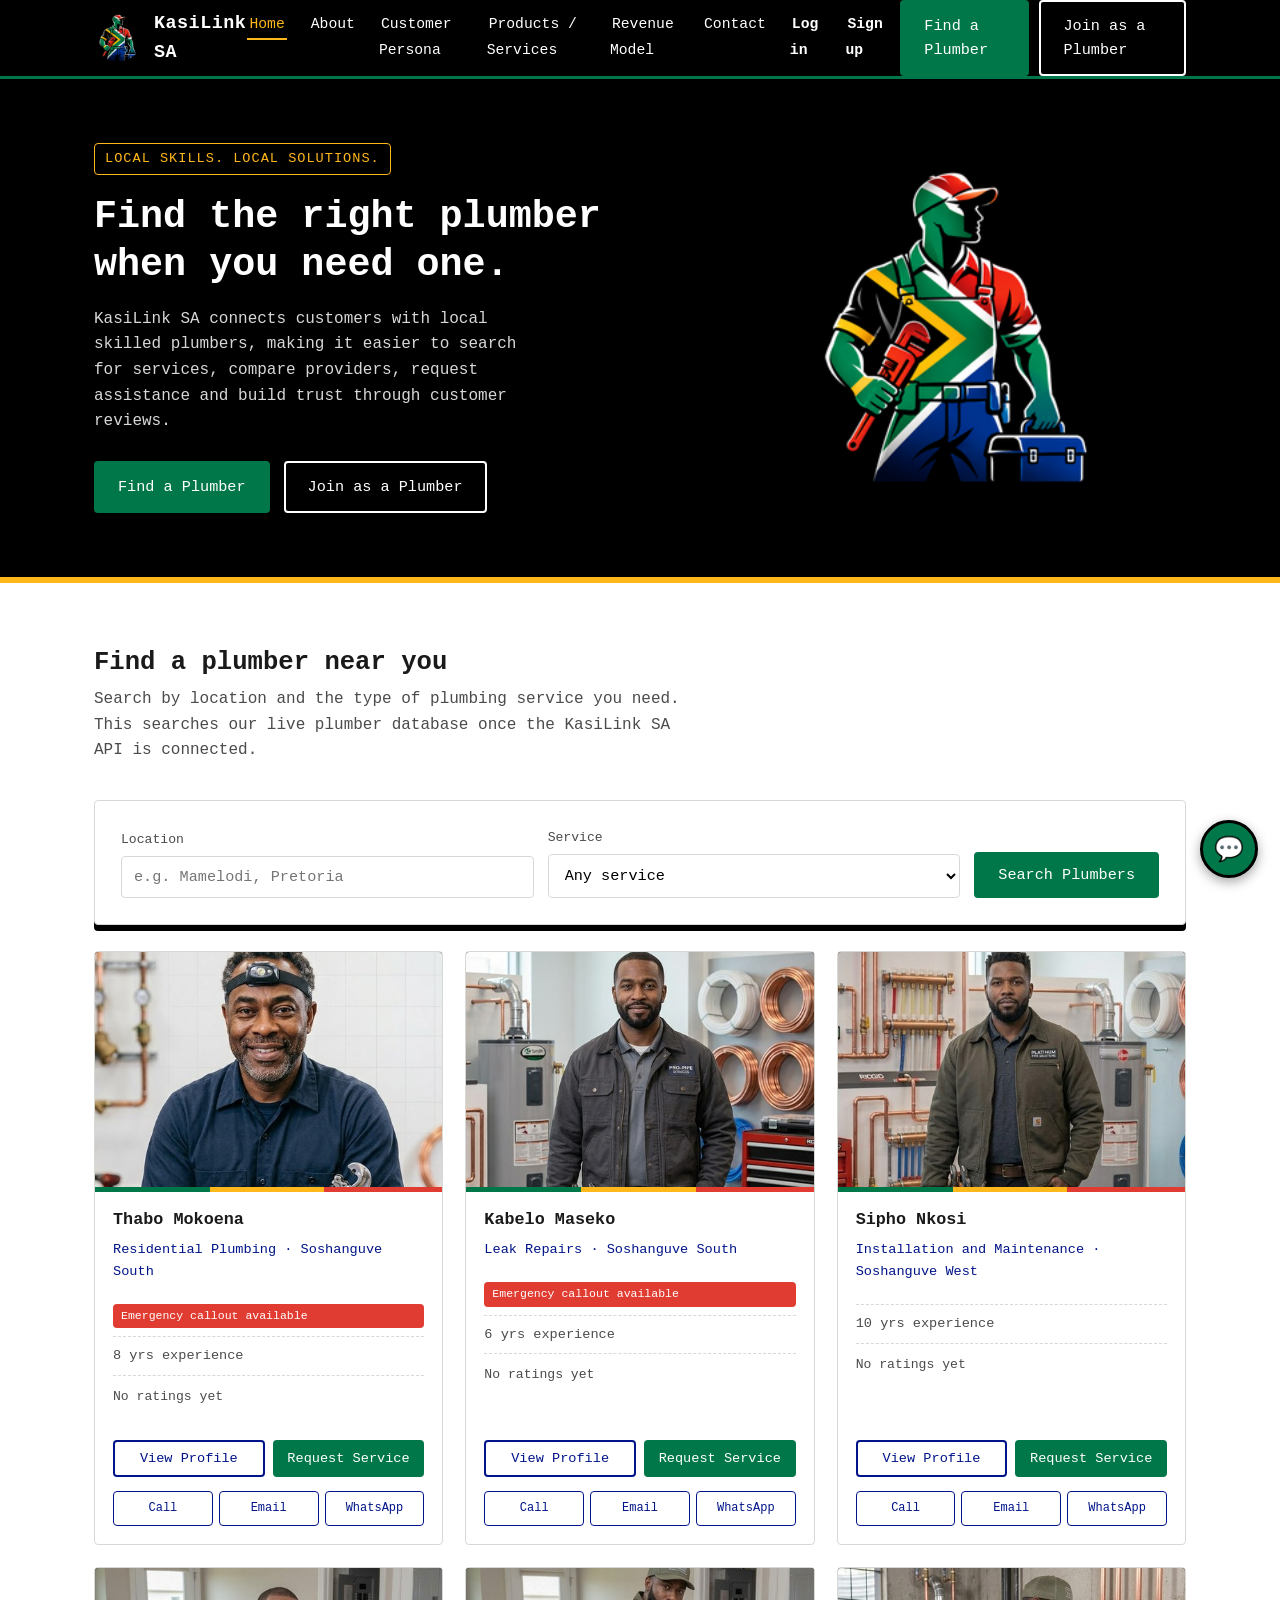
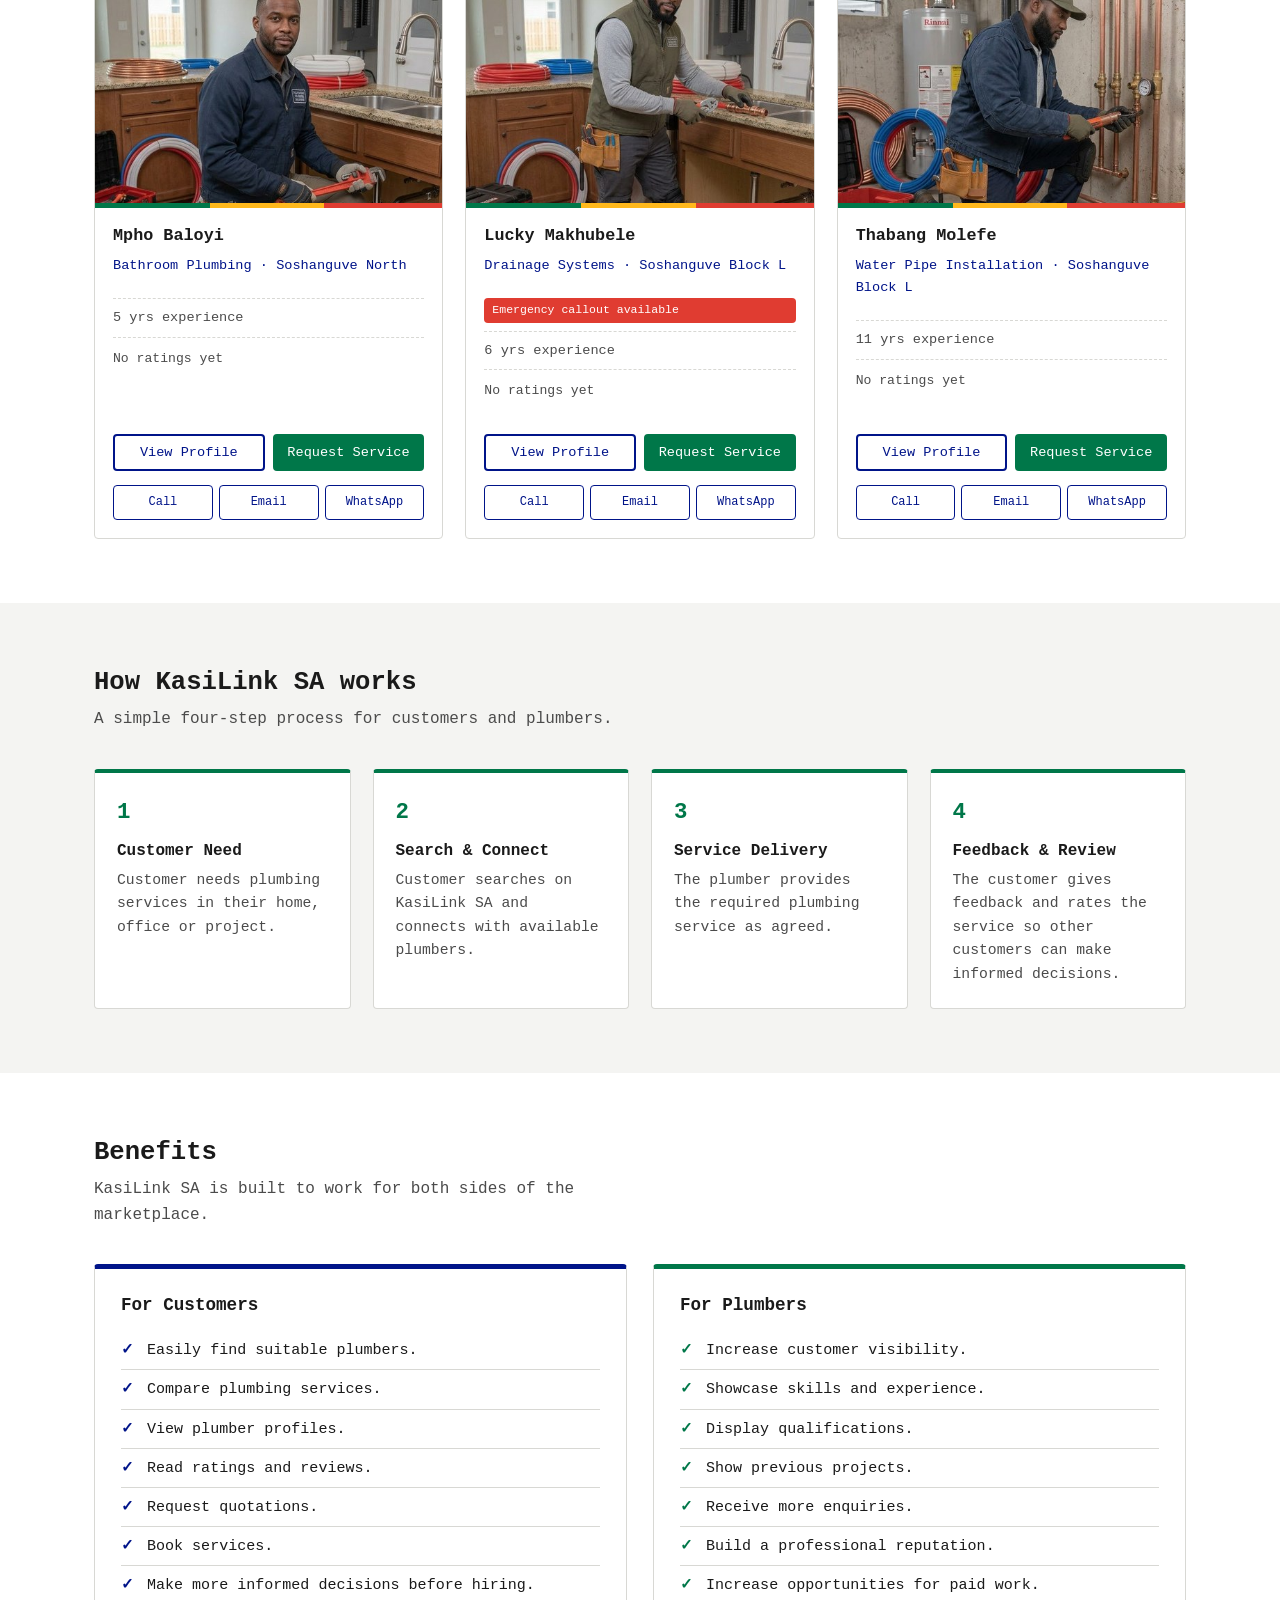
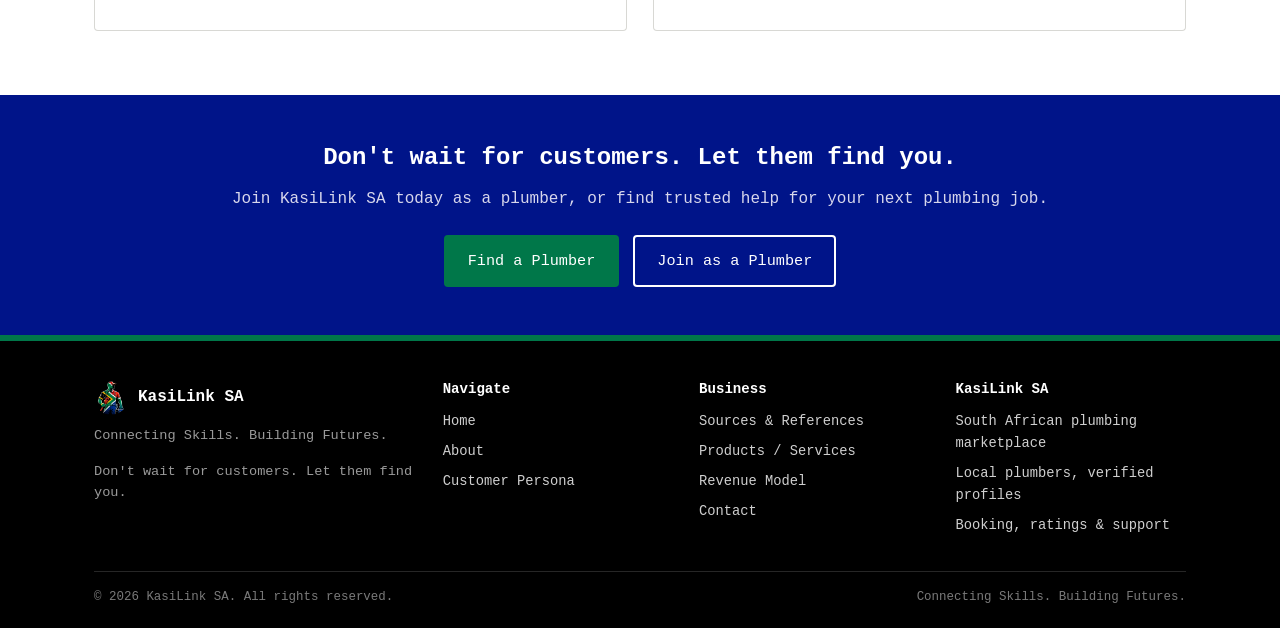
<file: index.html>
<!DOCTYPE html>
<html lang="en">
<head>
<meta charset="UTF-8">
<meta name="viewport" content="width=device-width, initial-scale=1.0">
<title>KasiLink SA — Connecting Skills. Building Futures.</title>
<meta name="description" content="KasiLink SA connects customers with trusted local plumbers across South Africa. Search, compare, book and review plumbing services in one place.">
<link rel="stylesheet" href="css/style.css">
</head>
<body>

<!-- ============ HEADER ============ -->
<header class="site-header">
  <div class="container header-inner">
    <a href="index.html" class="brand">
      <img src="images/kasilink-logo.png" alt="KasiLink SA plumber logo">
      <span class="brand-name">KasiLink SA</span>
    </a>

    <button id="nav-toggle" class="nav-toggle" aria-expanded="false" aria-controls="main-nav">☰ Menu</button>

    <nav id="main-nav" class="main-nav" aria-label="Main navigation">
      <ul>
        <li><a href="index.html" aria-current="page">Home</a></li>
        <li><a href="about.html">About</a></li>
        <li><a href="persona.html">Customer Persona</a></li>
        <li><a href="services.html">Products / Services</a></li>
        <li><a href="revenue.html">Revenue Model</a></li>
        <li><a href="contact.html">Contact</a></li>
      </ul>
    </nav>

    <div class="header-cta">
      <a href="services.html#search" class="btn btn-primary">Find a Plumber</a>
      <a href="contact.html#join" class="btn btn-secondary">Join as a Plumber</a>
    </div>
  </div>
</header>

<!-- ============ HERO ============ -->
<section class="hero">
  <div class="container hero-inner">
    <div class="hero-copy">
      <span class="hero-label">LOCAL SKILLS. LOCAL SOLUTIONS.</span>
      <h1>Find the right plumber<br>when you need one.</h1>
      <p>KasiLink SA connects customers with local skilled plumbers, making it easier to search for services, compare providers, request assistance and build trust through customer reviews.</p>
      <div class="hero-actions">
        <a href="services.html#search" class="btn btn-primary">Find a Plumber</a>
        <a href="contact.html#join" class="btn btn-secondary">Join as a Plumber</a>
      </div>
    </div>
    <div class="hero-art" aria-hidden="true">
      <img src="images/kasilink-logo.png" alt="" class="hero-logo">
    </div>
  </div>
</section>

<!-- ============ FIND A PLUMBER (search) ============ -->
<section class="section" id="search">
  <div class="container">
    <h2 class="section-title">Find a plumber near you</h2>
    <p class="section-sub">Search by location and the type of plumbing service you need. This searches our live plumber database once the KasiLink SA API is connected.</p>

    <div class="search-panel">
      <form id="plumber-search-form" class="search-form">
        <div class="field">
          <label for="search-location">Location</label>
          <input type="text" id="search-location" name="location" placeholder="e.g. Mamelodi, Pretoria">
        </div>
        <div class="field">
          <label for="search-service">Service</label>
          <select id="search-service" name="service">
            <option value="">Any service</option>
            <option>Residential Plumbing</option>
            <option>Leak Repairs</option>
            <option>Installation and Maintenance</option>
            <option>Bathroom Plumbing</option>
            <option>Drainage Systems</option>
            <option>Water Pipe Installation</option>
            <option>Emergency Plumbing</option>
          </select>
        </div>
        <button type="submit" class="btn btn-primary">Search Plumbers</button>
      </form>
    </div>

    <div id="search-results">
      <p id="search-status" class="mt-0"></p>
    </div>
  </div>
</section>

<!-- ============ HOW KASILINK WORKS ============ -->
<section class="section section-alt">
  <div class="container">
    <h2 class="section-title">How KasiLink SA works</h2>
    <p class="section-sub">A simple four-step process for customers and plumbers.</p>

    <div class="steps">
      <div class="step-card">
        <div class="step-num">1</div>
        <h3>Customer Need</h3>
        <p>Customer needs plumbing services in their home, office or project.</p>
      </div>
      <div class="step-card">
        <div class="step-num">2</div>
        <h3>Search &amp; Connect</h3>
        <p>Customer searches on KasiLink SA and connects with available plumbers.</p>
      </div>
      <div class="step-card">
        <div class="step-num">3</div>
        <h3>Service Delivery</h3>
        <p>The plumber provides the required plumbing service as agreed.</p>
      </div>
      <div class="step-card">
        <div class="step-num">4</div>
        <h3>Feedback &amp; Review</h3>
        <p>The customer gives feedback and rates the service so other customers can make informed decisions.</p>
      </div>
    </div>
  </div>
</section>

<!-- ============ BENEFITS ============ -->
<section class="section">
  <div class="container">
    <h2 class="section-title">Benefits</h2>
    <p class="section-sub">KasiLink SA is built to work for both sides of the marketplace.</p>

    <div class="benefits-grid">
      <div class="benefit-panel customer">
        <h3>For Customers</h3>
        <ul>
          <li>Easily find suitable plumbers.</li>
          <li>Compare plumbing services.</li>
          <li>View plumber profiles.</li>
          <li>Read ratings and reviews.</li>
          <li>Request quotations.</li>
          <li>Book services.</li>
          <li>Make more informed decisions before hiring.</li>
        </ul>
      </div>
      <div class="benefit-panel plumber">
        <h3>For Plumbers</h3>
        <ul>
          <li>Increase customer visibility.</li>
          <li>Showcase skills and experience.</li>
          <li>Display qualifications.</li>
          <li>Show previous projects.</li>
          <li>Receive more enquiries.</li>
          <li>Build a professional reputation.</li>
          <li>Increase opportunities for paid work.</li>
        </ul>
      </div>
    </div>
  </div>
</section>

<!-- ============ CTA BAND ============ -->
<section class="cta-band">
  <div class="container">
    <h2>Don't wait for customers. Let them find you.</h2>
    <p>Join KasiLink SA today as a plumber, or find trusted help for your next plumbing job.</p>
    <div class="btn-group">
      <a href="services.html#search" class="btn btn-primary">Find a Plumber</a>
      <a href="contact.html#join" class="btn btn-secondary">Join as a Plumber</a>
    </div>
  </div>
</section>

<!-- ============ FOOTER ============ -->
<footer class="site-footer">
  <div class="container">
    <div class="footer-grid">
      <div>
        <div class="footer-brand">
          <img src="images/kasilink-logo.png" alt="KasiLink SA plumber logo">
          <span>KasiLink SA</span>
        </div>
        <p class="footer-tagline">Connecting Skills. Building Futures.</p>
        <p class="footer-tagline">Don't wait for customers. Let them find you.</p>
      </div>
      <div>
        <h4>Navigate</h4>
        <ul>
          <li><a href="index.html">Home</a></li>
          <li><a href="about.html">About</a></li>
          <li><a href="persona.html">Customer Persona</a></li>
        </ul>
      </div>
      <div>
        <h4>Business</h4>
        <ul>
          <li><a href="sources.html">Sources &amp; References</a></li>
          <li><a href="services.html">Products / Services</a></li>
          <li><a href="revenue.html">Revenue Model</a></li>
          <li><a href="contact.html">Contact</a></li>
        </ul>
      </div>
      <div>
        <h4>KasiLink SA</h4>
        <ul>
          <li>South African plumbing marketplace</li>
          <li>Local plumbers, verified profiles</li>
          <li>Booking, ratings &amp; support</li>
        </ul>
      </div>
    </div>
    <div class="footer-bottom">
      <span>&copy; 2026 KasiLink SA. All rights reserved.</span>
      <span>Connecting Skills. Building Futures.</span>
    </div>
  </div>
</footer>

<!-- ============ AI ASSISTANT (rule-based chat widget) ============ -->
<button id="chat-toggle" class="chat-toggle" aria-expanded="false" aria-controls="chat-panel" aria-label="Open KasiLink SA assistant">💬</button>

<div id="chat-panel" class="chat-panel" role="dialog" aria-label="KasiLink SA assistant">
  <div class="chat-head">
    <div class="chat-head-title">
      <img src="images/kasilink-logo.png" alt="">
      <span>KasiLink SA Assistant</span>
    </div>
    <button id="chat-close" class="chat-close" aria-label="Close assistant">✕</button>
  </div>
  <div id="chat-log" class="chat-log">
    <div class="chat-msg bot">Hi! I'm the KasiLink SA assistant. Ask me about services, pricing, bookings, emergencies, or joining as a plumber.</div>
  </div>
  <div id="chat-quick-replies" class="chat-quick-replies"></div>
  <form id="chat-form" class="chat-form">
    <input type="text" id="chat-input" placeholder="Type a question..." aria-label="Type a question for the assistant">
    <button type="submit">Send</button>
  </form>
  <p class="chat-disclaimer">KasiLink SA assistant — answers are grounded in our real service, price and plumber data.</p>
</div>

<script src="js/script.js"></script>
</body>
</html>
</file>
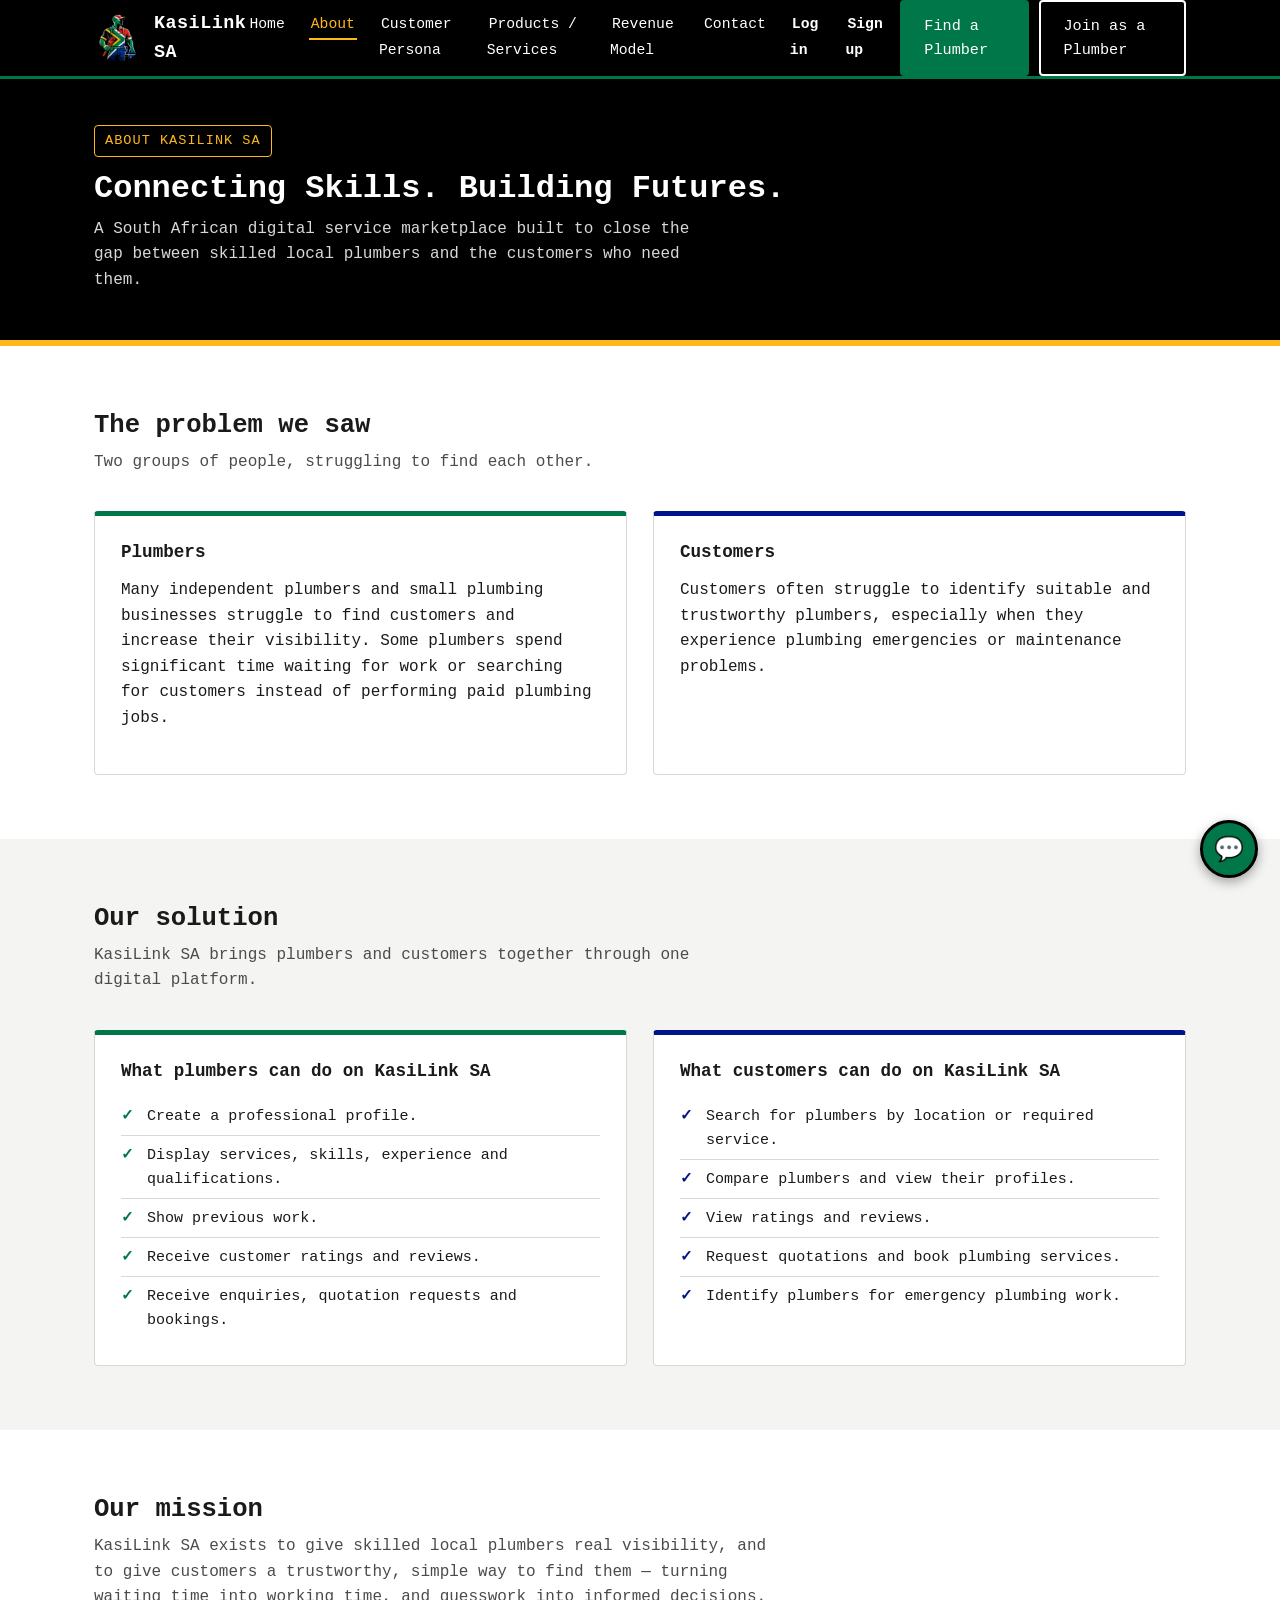
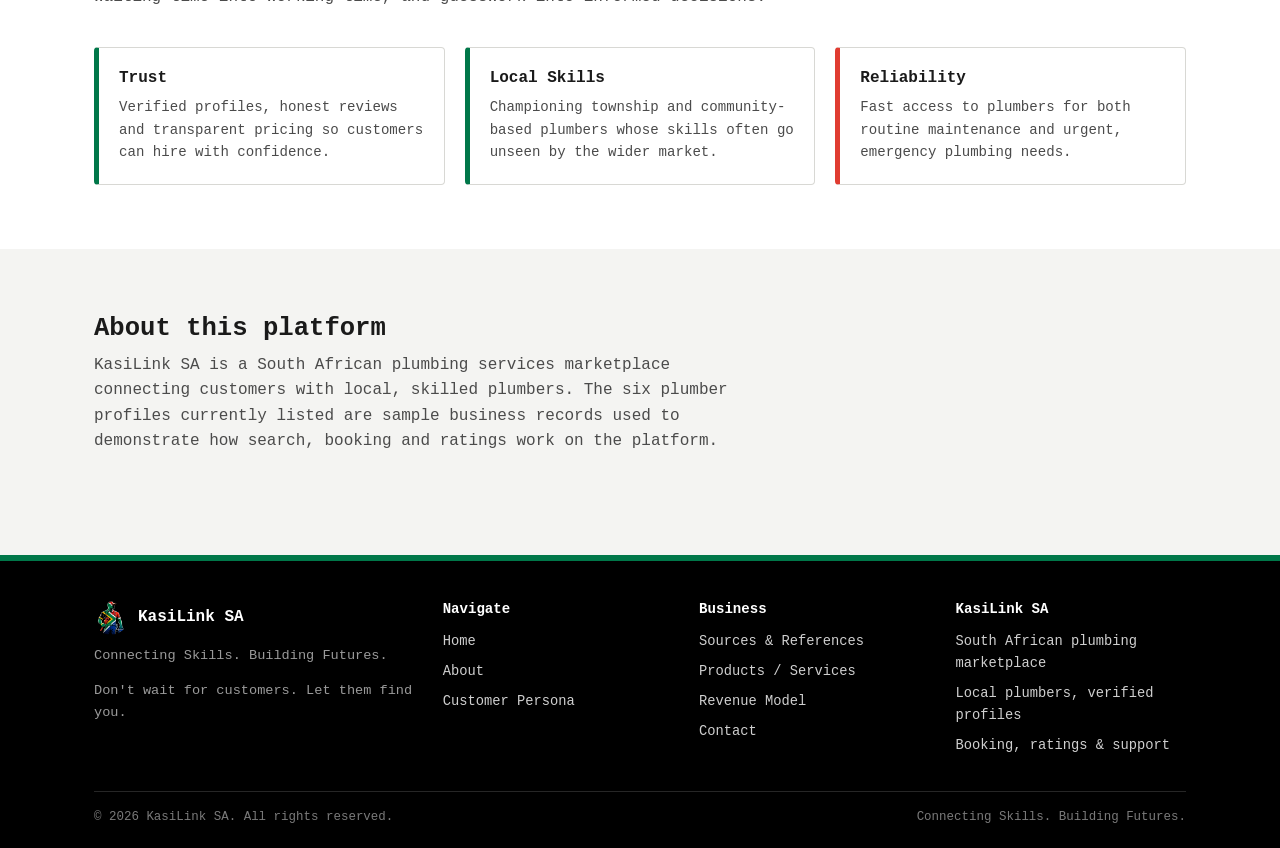
<file: about.html>
<!DOCTYPE html>
<html lang="en">
<head>
<meta charset="UTF-8">
<meta name="viewport" content="width=device-width, initial-scale=1.0">
<title>About — KasiLink SA</title>
<meta name="description" content="Learn about KasiLink SA, a South African digital marketplace connecting skilled local plumbers with customers who need plumbing services.">
<link rel="stylesheet" href="css/style.css">
</head>
<body>

<!-- ============ HEADER ============ -->
<header class="site-header">
  <div class="container header-inner">
    <a href="index.html" class="brand">
      <img src="images/kasilink-logo.png" alt="KasiLink SA plumber logo">
      <span class="brand-name">KasiLink SA</span>
    </a>

    <button id="nav-toggle" class="nav-toggle" aria-expanded="false" aria-controls="main-nav">☰ Menu</button>

    <nav id="main-nav" class="main-nav" aria-label="Main navigation">
      <ul>
        <li><a href="index.html">Home</a></li>
        <li><a href="about.html" aria-current="page">About</a></li>
        <li><a href="persona.html">Customer Persona</a></li>
        <li><a href="services.html">Products / Services</a></li>
        <li><a href="revenue.html">Revenue Model</a></li>
        <li><a href="contact.html">Contact</a></li>
      </ul>
    </nav>

    <div class="header-cta">
      <a href="services.html#search" class="btn btn-primary">Find a Plumber</a>
      <a href="contact.html#join" class="btn btn-secondary">Join as a Plumber</a>
    </div>
  </div>
</header>

<!-- ============ PAGE HERO ============ -->
<section class="page-hero">
  <div class="container">
    <span class="hero-label">ABOUT KASILINK SA</span>
    <h1>Connecting Skills. Building Futures.</h1>
    <p>A South African digital service marketplace built to close the gap between skilled local plumbers and the customers who need them.</p>
  </div>
</section>

<!-- ============ THE PROBLEM ============ -->
<section class="section">
  <div class="container">
    <h2 class="section-title">The problem we saw</h2>
    <p class="section-sub">Two groups of people, struggling to find each other.</p>

    <div class="benefits-grid">
      <div class="benefit-panel plumber">
        <h3>Plumbers</h3>
        <p>Many independent plumbers and small plumbing businesses struggle to find customers and increase their visibility. Some plumbers spend significant time waiting for work or searching for customers instead of performing paid plumbing jobs.</p>
      </div>
      <div class="benefit-panel customer">
        <h3>Customers</h3>
        <p>Customers often struggle to identify suitable and trustworthy plumbers, especially when they experience plumbing emergencies or maintenance problems.</p>
      </div>
    </div>
  </div>
</section>

<!-- ============ OUR SOLUTION ============ -->
<section class="section section-alt">
  <div class="container">
    <h2 class="section-title">Our solution</h2>
    <p class="section-sub">KasiLink SA brings plumbers and customers together through one digital platform.</p>

    <div class="benefits-grid">
      <div class="benefit-panel plumber">
        <h3>What plumbers can do on KasiLink SA</h3>
        <ul>
          <li>Create a professional profile.</li>
          <li>Display services, skills, experience and qualifications.</li>
          <li>Show previous work.</li>
          <li>Receive customer ratings and reviews.</li>
          <li>Receive enquiries, quotation requests and bookings.</li>
        </ul>
      </div>
      <div class="benefit-panel customer">
        <h3>What customers can do on KasiLink SA</h3>
        <ul>
          <li>Search for plumbers by location or required service.</li>
          <li>Compare plumbers and view their profiles.</li>
          <li>View ratings and reviews.</li>
          <li>Request quotations and book plumbing services.</li>
          <li>Identify plumbers for emergency plumbing work.</li>
        </ul>
      </div>
    </div>
  </div>
</section>

<!-- ============ MISSION / VALUES ============ -->
<section class="section">
  <div class="container">
    <h2 class="section-title">Our mission</h2>
    <p class="section-sub" style="max-width:70ch;">KasiLink SA exists to give skilled local plumbers real visibility, and to give customers a trustworthy, simple way to find them — turning waiting time into working time, and guesswork into informed decisions.</p>

    <div class="service-grid">
      <div class="service-card">
        <h3>Trust</h3>
        <p>Verified profiles, honest reviews and transparent pricing so customers can hire with confidence.</p>
      </div>
      <div class="service-card">
        <h3>Local Skills</h3>
        <p>Championing township and community-based plumbers whose skills often go unseen by the wider market.</p>
      </div>
      <div class="service-card emergency">
        <h3>Reliability</h3>
        <p>Fast access to plumbers for both routine maintenance and urgent, emergency plumbing needs.</p>
      </div>
    </div>
  </div>
</section>

<!-- ============ ABOUT THIS PLATFORM ============ -->
<section class="section section-alt">
  <div class="container">
    <h2 class="section-title">About this platform</h2>
    <p class="section-sub mt-0" style="max-width:70ch;">KasiLink SA is a South African plumbing services marketplace connecting customers with local, skilled plumbers. The six plumber profiles currently listed are sample business records used to demonstrate how search, booking and ratings work on the platform.</p>
  </div>
</section>

<!-- ============ FOOTER ============ -->
<footer class="site-footer">
  <div class="container">
    <div class="footer-grid">
      <div>
        <div class="footer-brand">
          <img src="images/kasilink-logo.png" alt="KasiLink SA plumber logo">
          <span>KasiLink SA</span>
        </div>
        <p class="footer-tagline">Connecting Skills. Building Futures.</p>
        <p class="footer-tagline">Don't wait for customers. Let them find you.</p>
      </div>
      <div>
        <h4>Navigate</h4>
        <ul>
          <li><a href="index.html">Home</a></li>
          <li><a href="about.html">About</a></li>
          <li><a href="persona.html">Customer Persona</a></li>
        </ul>
      </div>
      <div>
        <h4>Business</h4>
        <ul>
          <li><a href="sources.html">Sources &amp; References</a></li>
          <li><a href="services.html">Products / Services</a></li>
          <li><a href="revenue.html">Revenue Model</a></li>
          <li><a href="contact.html">Contact</a></li>
        </ul>
      </div>
      <div>
        <h4>KasiLink SA</h4>
        <ul>
          <li>South African plumbing marketplace</li>
          <li>Local plumbers, verified profiles</li>
          <li>Booking, ratings &amp; support</li>
        </ul>
      </div>
    </div>
    <div class="footer-bottom">
      <span>&copy; 2026 KasiLink SA. All rights reserved.</span>
      <span>Connecting Skills. Building Futures.</span>
    </div>
  </div>
</footer>

<!-- ============ AI ASSISTANT (rule-based chat widget) ============ -->
<button id="chat-toggle" class="chat-toggle" aria-expanded="false" aria-controls="chat-panel" aria-label="Open KasiLink SA assistant">💬</button>

<div id="chat-panel" class="chat-panel" role="dialog" aria-label="KasiLink SA assistant">
  <div class="chat-head">
    <div class="chat-head-title">
      <img src="images/kasilink-logo.png" alt="">
      <span>KasiLink SA Assistant</span>
    </div>
    <button id="chat-close" class="chat-close" aria-label="Close assistant">✕</button>
  </div>
  <div id="chat-log" class="chat-log">
    <div class="chat-msg bot">Hi! I'm the KasiLink SA assistant. Ask me about services, pricing, bookings, emergencies, or joining as a plumber.</div>
  </div>
  <div id="chat-quick-replies" class="chat-quick-replies"></div>
  <form id="chat-form" class="chat-form">
    <input type="text" id="chat-input" placeholder="Type a question..." aria-label="Type a question for the assistant">
    <button type="submit">Send</button>
  </form>
  <p class="chat-disclaimer">KasiLink SA assistant — answers are grounded in our real service, price and plumber data.</p>
</div>

<script src="js/script.js"></script>
</body>
</html>
</file>
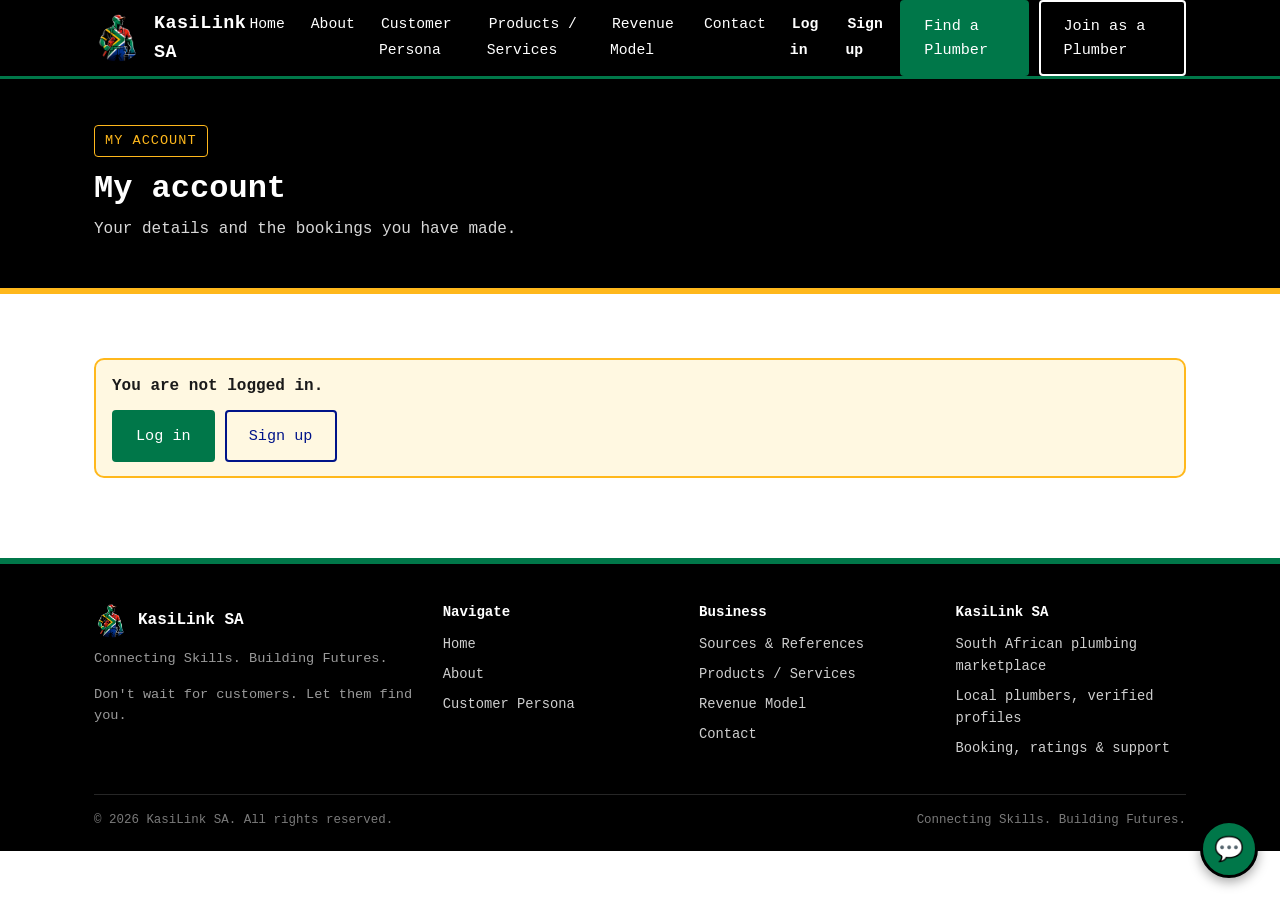
<file: account.html>
<!DOCTYPE html>
<html lang="en">
<head>
<meta charset="UTF-8">
<meta name="viewport" content="width=device-width, initial-scale=1.0">
<title>My account — KasiLink SA</title>
<meta name="description" content="Your KasiLink SA account and bookings.">
<link rel="stylesheet" href="css/style.css">
</head>
<body>

<!-- ============ HEADER ============ -->
<header class="site-header">
  <div class="container header-inner">
    <a href="index.html" class="brand">
      <img src="images/kasilink-logo.png" alt="KasiLink SA plumber logo">
      <span class="brand-name">KasiLink SA</span>
    </a>

    <button id="nav-toggle" class="nav-toggle" aria-expanded="false" aria-controls="main-nav">☰ Menu</button>

    <nav id="main-nav" class="main-nav" aria-label="Main navigation">
      <ul>
        <li><a href="index.html">Home</a></li>
        <li><a href="about.html">About</a></li>
        <li><a href="persona.html">Customer Persona</a></li>
        <li><a href="services.html">Products / Services</a></li>
        <li><a href="revenue.html">Revenue Model</a></li>
        <li><a href="contact.html">Contact</a></li>
      </ul>
    </nav>

    <div class="header-cta">
      <a href="services.html#search" class="btn btn-primary">Find a Plumber</a>
      <a href="contact.html#join" class="btn btn-secondary">Join as a Plumber</a>
    </div>
  </div>
</header>

<!-- ============ PAGE HERO ============ -->
<section class="page-hero">
  <div class="container">
    <span class="hero-label">MY ACCOUNT</span>
    <h1>My account</h1>
    <p>Your details and the bookings you have made.</p>
  </div>
</section>

<section class="section">
  <div class="container">
    <div id="account-signed-out" class="auth-notice" hidden>
      <p>You are not logged in.</p>
      <a class="btn btn-primary" href="login.html?next=account.html">Log in</a>
      <a class="btn btn-outline" href="signup.html">Sign up</a>
    </div>
    <div id="account-signed-in" hidden>
      <div class="form-card">
        <h2 class="section-title" id="account-name"></h2>
        <ul class="profile-list">
          <li><strong>Email:</strong> <span id="account-email"></span></li>
          <li><strong>Phone:</strong> <span id="account-phone"></span></li>
        </ul>
        <button type="button" id="account-logout" class="btn btn-outline">Log out</button>
      </div>
      <h2 class="section-title mt-0">My bookings</h2>
      <div id="account-bookings" class="booking-list"><p>Loading your bookings…</p></div>
      <p><a class="btn btn-primary" href="services.html#booking">Book a plumber</a></p>
    </div>
  </div>
</section>
<!-- ============ FOOTER ============ -->
<footer class="site-footer">
  <div class="container">
    <div class="footer-grid">
      <div>
        <div class="footer-brand">
          <img src="images/kasilink-logo.png" alt="KasiLink SA plumber logo">
          <span>KasiLink SA</span>
        </div>
        <p class="footer-tagline">Connecting Skills. Building Futures.</p>
        <p class="footer-tagline">Don't wait for customers. Let them find you.</p>
      </div>
      <div>
        <h4>Navigate</h4>
        <ul>
          <li><a href="index.html">Home</a></li>
          <li><a href="about.html">About</a></li>
          <li><a href="persona.html">Customer Persona</a></li>
        </ul>
      </div>
      <div>
        <h4>Business</h4>
        <ul>
          <li><a href="sources.html">Sources &amp; References</a></li>
          <li><a href="services.html">Products / Services</a></li>
          <li><a href="revenue.html">Revenue Model</a></li>
          <li><a href="contact.html">Contact</a></li>
        </ul>
      </div>
      <div>
        <h4>KasiLink SA</h4>
        <ul>
          <li>South African plumbing marketplace</li>
          <li>Local plumbers, verified profiles</li>
          <li>Booking, ratings &amp; support</li>
        </ul>
      </div>
    </div>
    <div class="footer-bottom">
      <span>&copy; 2026 KasiLink SA. All rights reserved.</span>
      <span>Connecting Skills. Building Futures.</span>
    </div>
  </div>
</footer>

<!-- ============ AI ASSISTANT (rule-based chat widget) ============ -->
<button id="chat-toggle" class="chat-toggle" aria-expanded="false" aria-controls="chat-panel" aria-label="Open KasiLink SA assistant">💬</button>

<div id="chat-panel" class="chat-panel" role="dialog" aria-label="KasiLink SA assistant">
  <div class="chat-head">
    <div class="chat-head-title">
      <img src="images/kasilink-logo.png" alt="">
      <span>KasiLink SA Assistant</span>
    </div>
    <button id="chat-close" class="chat-close" aria-label="Close assistant">✕</button>
  </div>
  <div id="chat-log" class="chat-log">
    <div class="chat-msg bot">Hi! I'm the KasiLink SA assistant. Ask me about services, pricing, bookings, emergencies, or joining as a plumber.</div>
  </div>
  <div id="chat-quick-replies" class="chat-quick-replies"></div>
  <form id="chat-form" class="chat-form">
    <input type="text" id="chat-input" placeholder="Type a question..." aria-label="Type a question for the assistant">
    <button type="submit">Send</button>
  </form>
  <p class="chat-disclaimer">KasiLink SA assistant — answers are grounded in our real service, price and plumber data.</p>
</div>

<script src="js/script.js"></script>
</body>
</html>
</file>
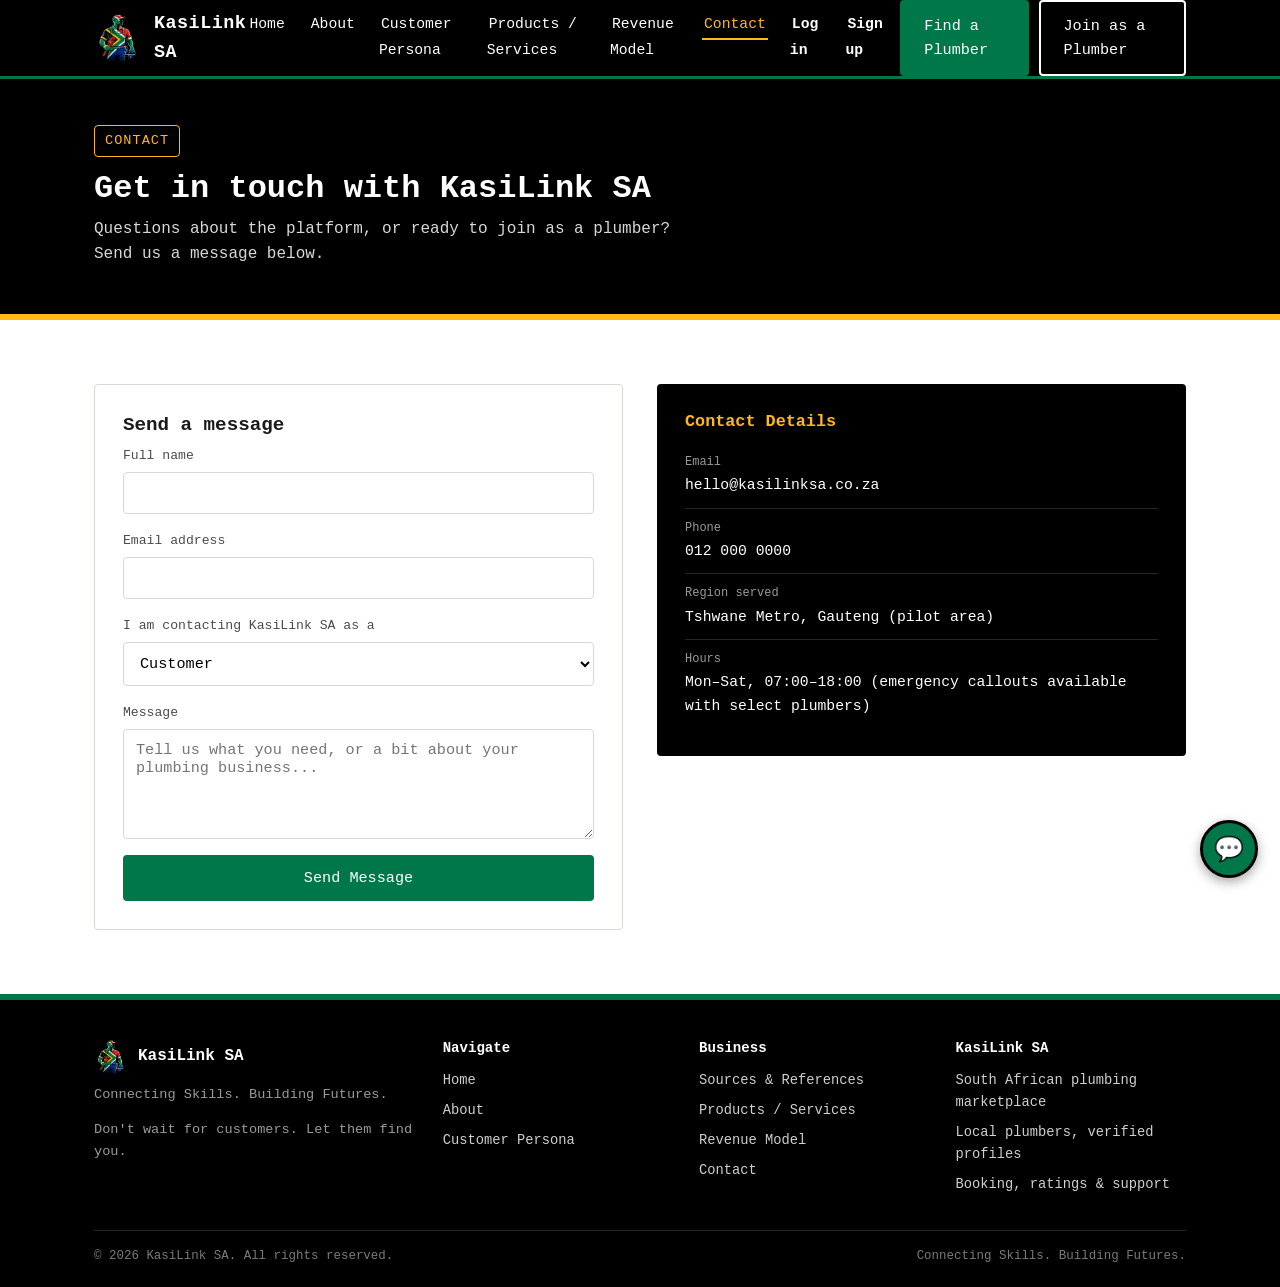
<file: contact.html>
<!DOCTYPE html>
<html lang="en">
<head>
<meta charset="UTF-8">
<meta name="viewport" content="width=device-width, initial-scale=1.0">
<title>Contact — KasiLink SA</title>
<meta name="description" content="Get in touch with KasiLink SA, or join the platform as a plumber.">
<link rel="stylesheet" href="css/style.css">
</head>
<body>

<!-- ============ HEADER ============ -->
<header class="site-header">
  <div class="container header-inner">
    <a href="index.html" class="brand">
      <img src="images/kasilink-logo.png" alt="KasiLink SA plumber logo">
      <span class="brand-name">KasiLink SA</span>
    </a>

    <button id="nav-toggle" class="nav-toggle" aria-expanded="false" aria-controls="main-nav">☰ Menu</button>

    <nav id="main-nav" class="main-nav" aria-label="Main navigation">
      <ul>
        <li><a href="index.html">Home</a></li>
        <li><a href="about.html">About</a></li>
        <li><a href="persona.html">Customer Persona</a></li>
        <li><a href="services.html">Products / Services</a></li>
        <li><a href="revenue.html">Revenue Model</a></li>
        <li><a href="contact.html" aria-current="page">Contact</a></li>
      </ul>
    </nav>

    <div class="header-cta">
      <a href="services.html#search" class="btn btn-primary">Find a Plumber</a>
      <a href="contact.html#join" class="btn btn-secondary">Join as a Plumber</a>
    </div>
  </div>
</header>

<!-- ============ PAGE HERO ============ -->
<section class="page-hero">
  <div class="container">
    <span class="hero-label">CONTACT</span>
    <h1>Get in touch with KasiLink SA</h1>
    <p>Questions about the platform, or ready to join as a plumber? Send us a message below.</p>
  </div>
</section>

<!-- ============ CONTACT LAYOUT ============ -->
<section class="section" id="join">
  <div class="container contact-layout">

    <form id="contact-form" class="form-card">
      <h2 class="section-title" style="font-size:1.2rem;">Send a message</h2>
      <div class="field">
        <label for="contact-name">Full name</label>
        <input type="text" id="contact-name" required>
      </div>
      <div class="field">
        <label for="contact-email">Email address</label>
        <input type="email" id="contact-email" required>
      </div>
      <div class="field">
        <label for="contact-reason">I am contacting KasiLink SA as a</label>
        <select id="contact-reason">
          <option>Customer</option>
          <option>Plumber wanting to join</option>
          <option>Other enquiry</option>
        </select>
      </div>
      <div class="field">
        <label for="contact-message">Message</label>
        <textarea id="contact-message" required placeholder="Tell us what you need, or a bit about your plumbing business..."></textarea>
      </div>
      <button type="submit" class="btn btn-primary btn-block">Send Message</button>
      <div id="contact-message-status" class="form-msg" role="status"></div>
    </form>

    <div class="contact-info-card">
      <h3>Contact Details</h3>
      <ul>
        <li>
          <span class="label">Email</span>
          hello@kasilinksa.co.za
        </li>
        <li>
          <span class="label">Phone</span>
          012 000 0000
        </li>
        <li>
          <span class="label">Region served</span>
          Tshwane Metro, Gauteng (pilot area)
        </li>
        <li>
          <span class="label">Hours</span>
          Mon–Sat, 07:00–18:00 (emergency callouts available with select plumbers)
        </li>
      </ul>
    </div>

  </div>
</section>

<!-- ============ FOOTER ============ -->
<footer class="site-footer">
  <div class="container">
    <div class="footer-grid">
      <div>
        <div class="footer-brand">
          <img src="images/kasilink-logo.png" alt="KasiLink SA plumber logo">
          <span>KasiLink SA</span>
        </div>
        <p class="footer-tagline">Connecting Skills. Building Futures.</p>
        <p class="footer-tagline">Don't wait for customers. Let them find you.</p>
      </div>
      <div>
        <h4>Navigate</h4>
        <ul>
          <li><a href="index.html">Home</a></li>
          <li><a href="about.html">About</a></li>
          <li><a href="persona.html">Customer Persona</a></li>
        </ul>
      </div>
      <div>
        <h4>Business</h4>
        <ul>
          <li><a href="sources.html">Sources &amp; References</a></li>
          <li><a href="services.html">Products / Services</a></li>
          <li><a href="revenue.html">Revenue Model</a></li>
          <li><a href="contact.html">Contact</a></li>
        </ul>
      </div>
      <div>
        <h4>KasiLink SA</h4>
        <ul>
          <li>South African plumbing marketplace</li>
          <li>Local plumbers, verified profiles</li>
          <li>Booking, ratings &amp; support</li>
        </ul>
      </div>
    </div>
    <div class="footer-bottom">
      <span>&copy; 2026 KasiLink SA. All rights reserved.</span>
      <span>Connecting Skills. Building Futures.</span>
    </div>
  </div>
</footer>

<!-- ============ AI ASSISTANT (rule-based chat widget) ============ -->
<button id="chat-toggle" class="chat-toggle" aria-expanded="false" aria-controls="chat-panel" aria-label="Open KasiLink SA assistant">💬</button>

<div id="chat-panel" class="chat-panel" role="dialog" aria-label="KasiLink SA assistant">
  <div class="chat-head">
    <div class="chat-head-title">
      <img src="images/kasilink-logo.png" alt="">
      <span>KasiLink SA Assistant</span>
    </div>
    <button id="chat-close" class="chat-close" aria-label="Close assistant">✕</button>
  </div>
  <div id="chat-log" class="chat-log">
    <div class="chat-msg bot">Hi! I'm the KasiLink SA assistant. Ask me about services, pricing, bookings, emergencies, or joining as a plumber.</div>
  </div>
  <div id="chat-quick-replies" class="chat-quick-replies"></div>
  <form id="chat-form" class="chat-form">
    <input type="text" id="chat-input" placeholder="Type a question..." aria-label="Type a question for the assistant">
    <button type="submit">Send</button>
  </form>
  <p class="chat-disclaimer">KasiLink SA assistant — answers are grounded in our real service, price and plumber data.</p>
</div>

<script src="js/script.js"></script>
</body>
</html>
</file>
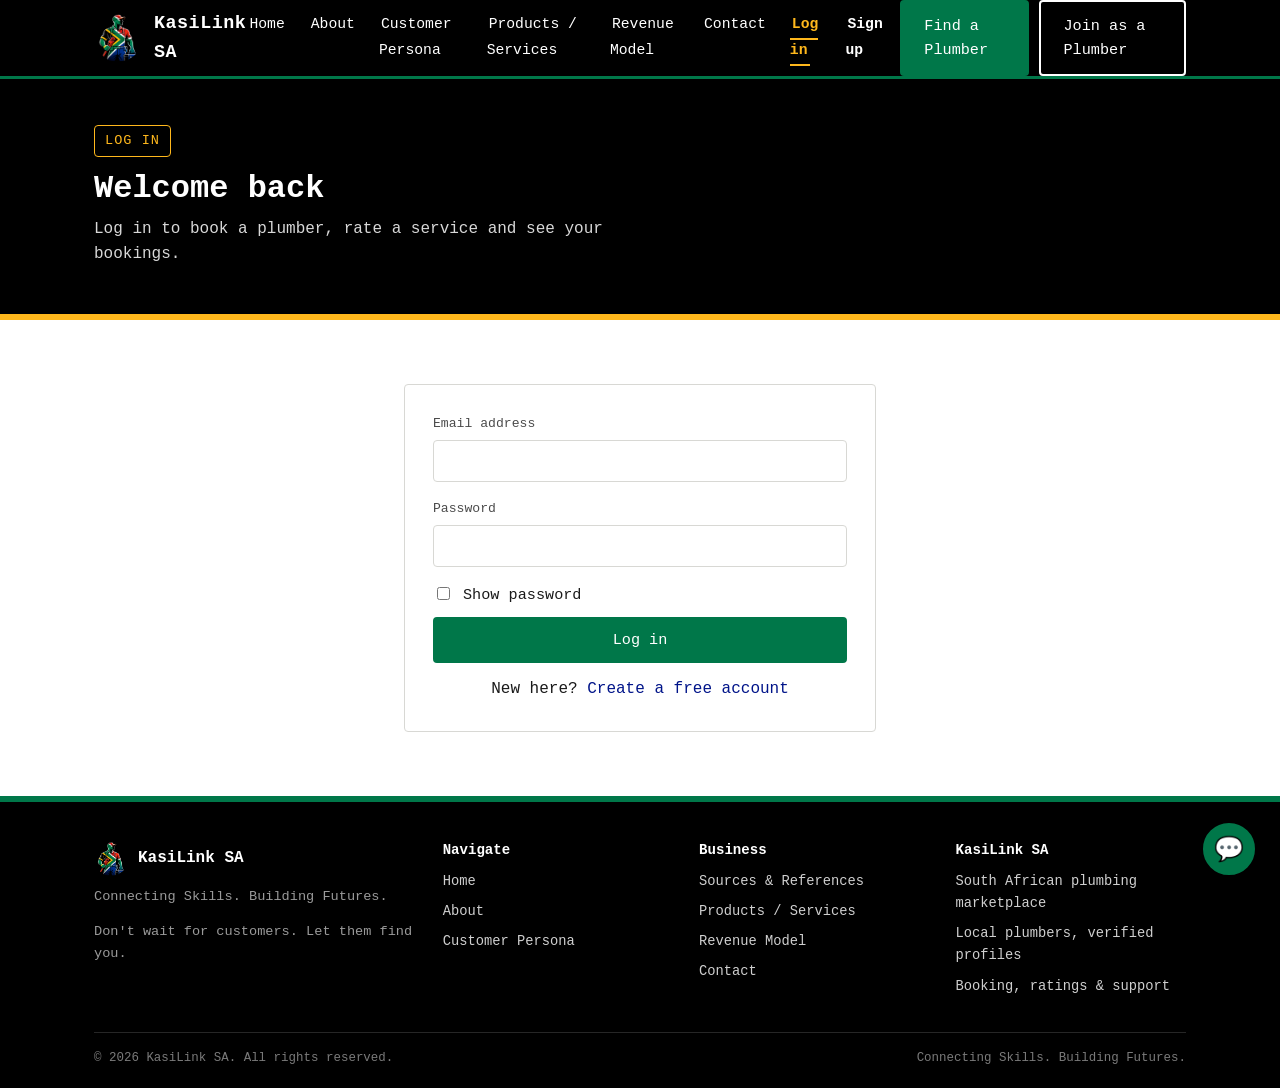
<file: login.html>
<!DOCTYPE html>
<html lang="en">
<head>
<meta charset="UTF-8">
<meta name="viewport" content="width=device-width, initial-scale=1.0">
<title>Log in — KasiLink SA</title>
<meta name="description" content="Log in to your KasiLink SA account to book a plumber.">
<link rel="stylesheet" href="css/style.css">
</head>
<body>

<!-- ============ HEADER ============ -->
<header class="site-header">
  <div class="container header-inner">
    <a href="index.html" class="brand">
      <img src="images/kasilink-logo.png" alt="KasiLink SA plumber logo">
      <span class="brand-name">KasiLink SA</span>
    </a>

    <button id="nav-toggle" class="nav-toggle" aria-expanded="false" aria-controls="main-nav">☰ Menu</button>

    <nav id="main-nav" class="main-nav" aria-label="Main navigation">
      <ul>
        <li><a href="index.html">Home</a></li>
        <li><a href="about.html">About</a></li>
        <li><a href="persona.html">Customer Persona</a></li>
        <li><a href="services.html">Products / Services</a></li>
        <li><a href="revenue.html">Revenue Model</a></li>
        <li><a href="contact.html">Contact</a></li>
      </ul>
    </nav>

    <div class="header-cta">
      <a href="services.html#search" class="btn btn-primary">Find a Plumber</a>
      <a href="contact.html#join" class="btn btn-secondary">Join as a Plumber</a>
    </div>
  </div>
</header>

<!-- ============ PAGE HERO ============ -->
<section class="page-hero">
  <div class="container">
    <span class="hero-label">LOG IN</span>
    <h1>Welcome back</h1>
    <p>Log in to book a plumber, rate a service and see your bookings.</p>
  </div>
</section>

<section class="section">
  <div class="container auth-wrap">
    <form id="login-form" class="form-card" novalidate>
      <div class="field">
        <label for="login-email">Email address</label>
        <input type="email" id="login-email" autocomplete="email" required>
      </div>
      <div class="field">
        <label for="login-password">Password</label>
        <input type="password" id="login-password" autocomplete="current-password" required>
      </div>
      <label class="check-row"><input type="checkbox" data-toggle-password> Show password</label>
      <button type="submit" class="btn btn-primary btn-block">Log in</button>
      <div id="login-message" class="form-msg" role="status"></div>
      <p class="auth-switch">New here? <a href="signup.html">Create a free account</a></p>
    </form>
  </div>
</section>
<!-- ============ FOOTER ============ -->
<footer class="site-footer">
  <div class="container">
    <div class="footer-grid">
      <div>
        <div class="footer-brand">
          <img src="images/kasilink-logo.png" alt="KasiLink SA plumber logo">
          <span>KasiLink SA</span>
        </div>
        <p class="footer-tagline">Connecting Skills. Building Futures.</p>
        <p class="footer-tagline">Don't wait for customers. Let them find you.</p>
      </div>
      <div>
        <h4>Navigate</h4>
        <ul>
          <li><a href="index.html">Home</a></li>
          <li><a href="about.html">About</a></li>
          <li><a href="persona.html">Customer Persona</a></li>
        </ul>
      </div>
      <div>
        <h4>Business</h4>
        <ul>
          <li><a href="sources.html">Sources &amp; References</a></li>
          <li><a href="services.html">Products / Services</a></li>
          <li><a href="revenue.html">Revenue Model</a></li>
          <li><a href="contact.html">Contact</a></li>
        </ul>
      </div>
      <div>
        <h4>KasiLink SA</h4>
        <ul>
          <li>South African plumbing marketplace</li>
          <li>Local plumbers, verified profiles</li>
          <li>Booking, ratings &amp; support</li>
        </ul>
      </div>
    </div>
    <div class="footer-bottom">
      <span>&copy; 2026 KasiLink SA. All rights reserved.</span>
      <span>Connecting Skills. Building Futures.</span>
    </div>
  </div>
</footer>

<!-- ============ AI ASSISTANT (rule-based chat widget) ============ -->
<button id="chat-toggle" class="chat-toggle" aria-expanded="false" aria-controls="chat-panel" aria-label="Open KasiLink SA assistant">💬</button>

<div id="chat-panel" class="chat-panel" role="dialog" aria-label="KasiLink SA assistant">
  <div class="chat-head">
    <div class="chat-head-title">
      <img src="images/kasilink-logo.png" alt="">
      <span>KasiLink SA Assistant</span>
    </div>
    <button id="chat-close" class="chat-close" aria-label="Close assistant">✕</button>
  </div>
  <div id="chat-log" class="chat-log">
    <div class="chat-msg bot">Hi! I'm the KasiLink SA assistant. Ask me about services, pricing, bookings, emergencies, or joining as a plumber.</div>
  </div>
  <div id="chat-quick-replies" class="chat-quick-replies"></div>
  <form id="chat-form" class="chat-form">
    <input type="text" id="chat-input" placeholder="Type a question..." aria-label="Type a question for the assistant">
    <button type="submit">Send</button>
  </form>
  <p class="chat-disclaimer">KasiLink SA assistant — answers are grounded in our real service, price and plumber data.</p>
</div>

<script src="js/script.js"></script>
</body>
</html>
</file>
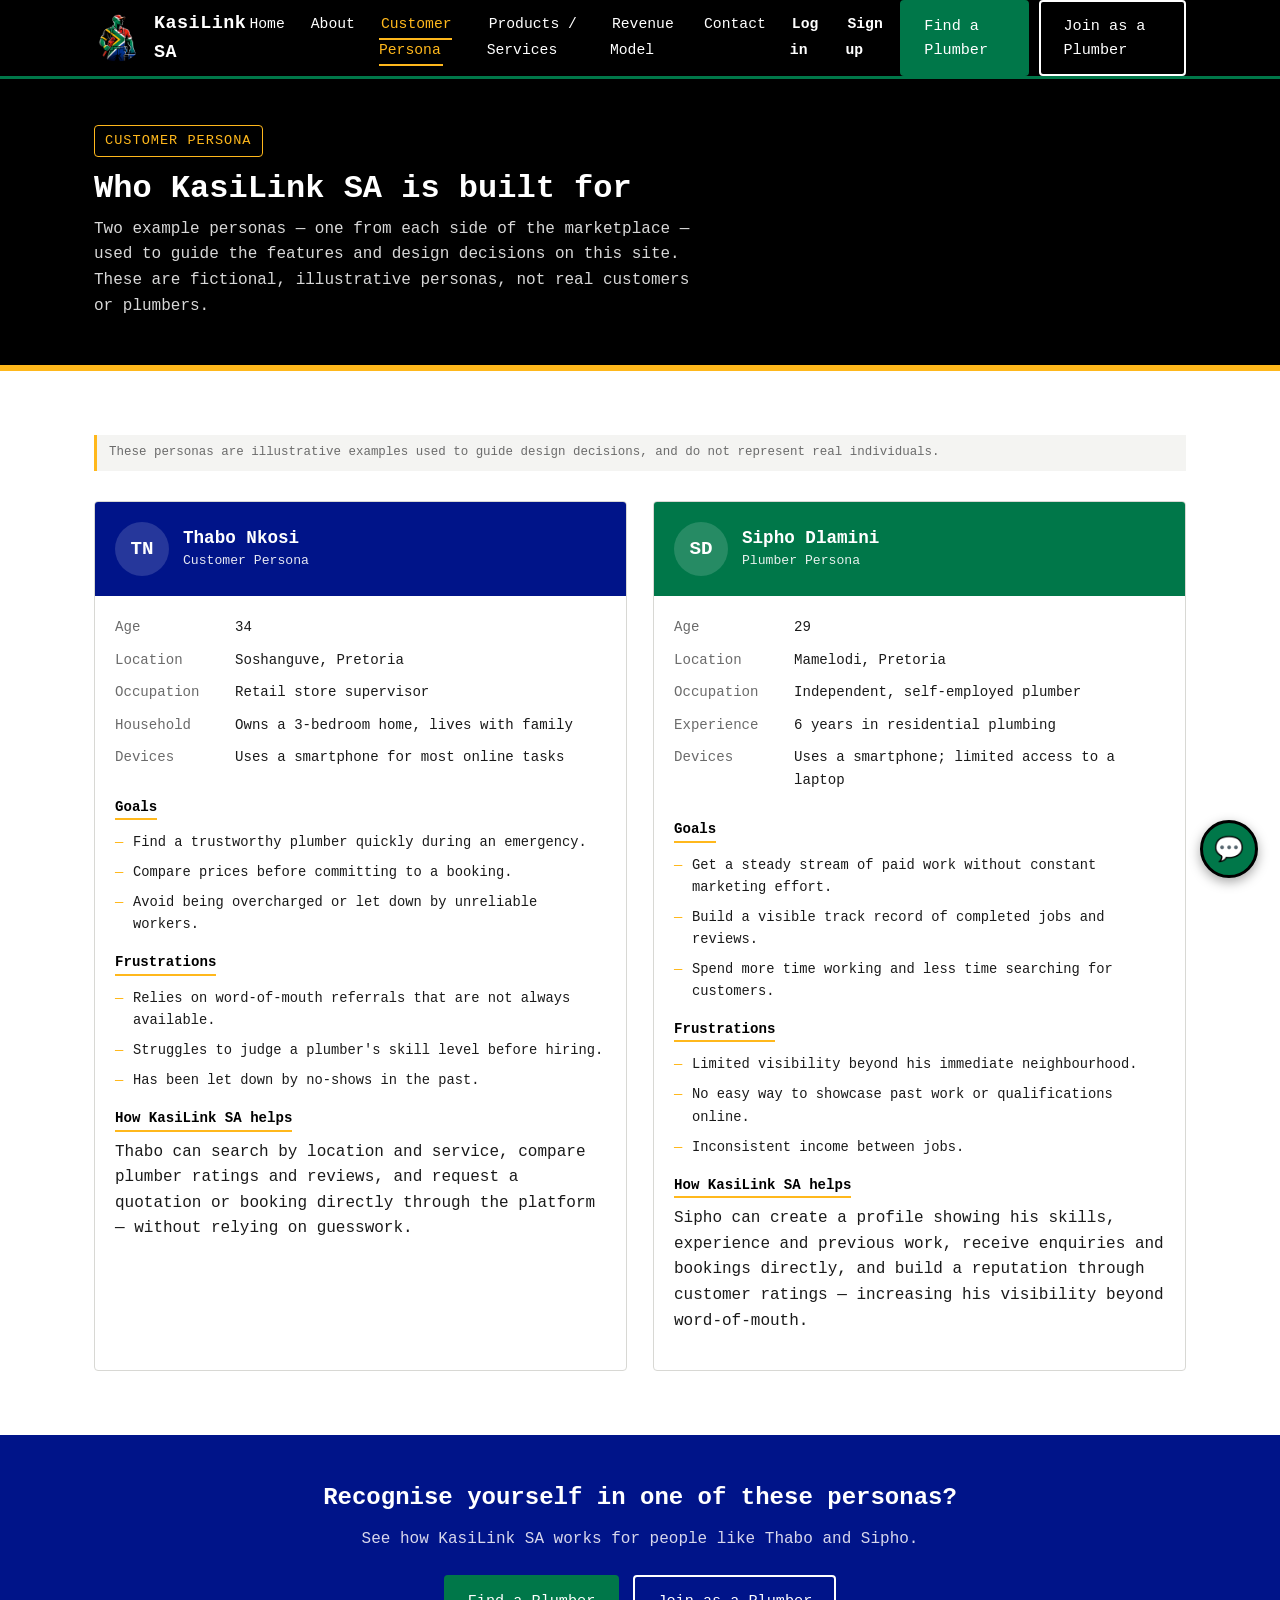
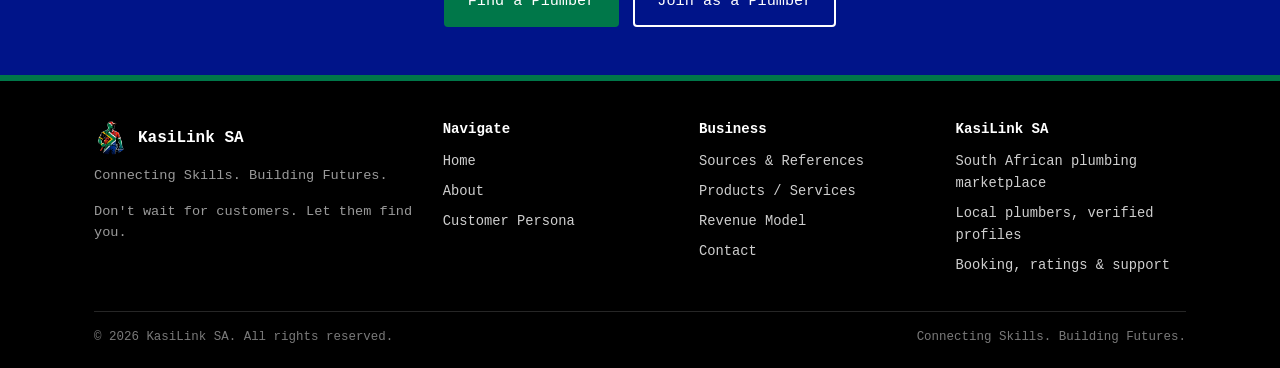
<file: persona.html>
<!DOCTYPE html>
<html lang="en">
<head>
<meta charset="UTF-8">
<meta name="viewport" content="width=device-width, initial-scale=1.0">
<title>Customer Persona — KasiLink SA</title>
<meta name="description" content="Meet the customer and plumber personas that guide the design of KasiLink SA, a South African plumbing marketplace.">
<link rel="stylesheet" href="css/style.css">
</head>
<body>

<!-- ============ HEADER ============ -->
<header class="site-header">
  <div class="container header-inner">
    <a href="index.html" class="brand">
      <img src="images/kasilink-logo.png" alt="KasiLink SA plumber logo">
      <span class="brand-name">KasiLink SA</span>
    </a>

    <button id="nav-toggle" class="nav-toggle" aria-expanded="false" aria-controls="main-nav">☰ Menu</button>

    <nav id="main-nav" class="main-nav" aria-label="Main navigation">
      <ul>
        <li><a href="index.html">Home</a></li>
        <li><a href="about.html">About</a></li>
        <li><a href="persona.html" aria-current="page">Customer Persona</a></li>
        <li><a href="services.html">Products / Services</a></li>
        <li><a href="revenue.html">Revenue Model</a></li>
        <li><a href="contact.html">Contact</a></li>
      </ul>
    </nav>

    <div class="header-cta">
      <a href="services.html#search" class="btn btn-primary">Find a Plumber</a>
      <a href="contact.html#join" class="btn btn-secondary">Join as a Plumber</a>
    </div>
  </div>
</header>

<!-- ============ PAGE HERO ============ -->
<section class="page-hero">
  <div class="container">
    <span class="hero-label">CUSTOMER PERSONA</span>
    <h1>Who KasiLink SA is built for</h1>
    <p>Two example personas — one from each side of the marketplace — used to guide the features and design decisions on this site. These are fictional, illustrative personas, not real customers or plumbers.</p>
  </div>
</section>

<!-- ============ PERSONAS ============ -->
<section class="section">
  <div class="container">
    <div class="demo-note">These personas are illustrative examples used to guide design decisions, and do not represent real individuals.</div>

    <div class="persona-grid">

      <!-- Customer persona -->
      <article class="persona-card">
        <div class="persona-head customer-head">
          <div class="persona-avatar" aria-hidden="true">TN</div>
          <div>
            <h3>Thabo Nkosi</h3>
            <p>Customer Persona</p>
          </div>
        </div>
        <div class="persona-body">
          <dl>
            <dt>Age</dt><dd>34</dd>
            <dt>Location</dt><dd>Soshanguve, Pretoria</dd>
            <dt>Occupation</dt><dd>Retail store supervisor</dd>
            <dt>Household</dt><dd>Owns a 3-bedroom home, lives with family</dd>
            <dt>Devices</dt><dd>Uses a smartphone for most online tasks</dd>
          </dl>

          <h4>Goals</h4>
          <ul>
            <li>Find a trustworthy plumber quickly during an emergency.</li>
            <li>Compare prices before committing to a booking.</li>
            <li>Avoid being overcharged or let down by unreliable workers.</li>
          </ul>

          <h4>Frustrations</h4>
          <ul>
            <li>Relies on word-of-mouth referrals that are not always available.</li>
            <li>Struggles to judge a plumber's skill level before hiring.</li>
            <li>Has been let down by no-shows in the past.</li>
          </ul>

          <h4>How KasiLink SA helps</h4>
          <p>Thabo can search by location and service, compare plumber ratings and reviews, and request a quotation or booking directly through the platform — without relying on guesswork.</p>
        </div>
      </article>

      <!-- Plumber persona -->
      <article class="persona-card">
        <div class="persona-head plumber-head">
          <div class="persona-avatar" aria-hidden="true">SD</div>
          <div>
            <h3>Sipho Dlamini</h3>
            <p>Plumber Persona</p>
          </div>
        </div>
        <div class="persona-body">
          <dl>
            <dt>Age</dt><dd>29</dd>
            <dt>Location</dt><dd>Mamelodi, Pretoria</dd>
            <dt>Occupation</dt><dd>Independent, self-employed plumber</dd>
            <dt>Experience</dt><dd>6 years in residential plumbing</dd>
            <dt>Devices</dt><dd>Uses a smartphone; limited access to a laptop</dd>
          </dl>

          <h4>Goals</h4>
          <ul>
            <li>Get a steady stream of paid work without constant marketing effort.</li>
            <li>Build a visible track record of completed jobs and reviews.</li>
            <li>Spend more time working and less time searching for customers.</li>
          </ul>

          <h4>Frustrations</h4>
          <ul>
            <li>Limited visibility beyond his immediate neighbourhood.</li>
            <li>No easy way to showcase past work or qualifications online.</li>
            <li>Inconsistent income between jobs.</li>
          </ul>

          <h4>How KasiLink SA helps</h4>
          <p>Sipho can create a profile showing his skills, experience and previous work, receive enquiries and bookings directly, and build a reputation through customer ratings — increasing his visibility beyond word-of-mouth.</p>
        </div>
      </article>

    </div>
  </div>
</section>

<!-- ============ CTA BAND ============ -->
<section class="cta-band">
  <div class="container">
    <h2>Recognise yourself in one of these personas?</h2>
    <p>See how KasiLink SA works for people like Thabo and Sipho.</p>
    <div class="btn-group">
      <a href="services.html#search" class="btn btn-primary">Find a Plumber</a>
      <a href="contact.html#join" class="btn btn-secondary">Join as a Plumber</a>
    </div>
  </div>
</section>

<!-- ============ FOOTER ============ -->
<footer class="site-footer">
  <div class="container">
    <div class="footer-grid">
      <div>
        <div class="footer-brand">
          <img src="images/kasilink-logo.png" alt="KasiLink SA plumber logo">
          <span>KasiLink SA</span>
        </div>
        <p class="footer-tagline">Connecting Skills. Building Futures.</p>
        <p class="footer-tagline">Don't wait for customers. Let them find you.</p>
      </div>
      <div>
        <h4>Navigate</h4>
        <ul>
          <li><a href="index.html">Home</a></li>
          <li><a href="about.html">About</a></li>
          <li><a href="persona.html">Customer Persona</a></li>
        </ul>
      </div>
      <div>
        <h4>Business</h4>
        <ul>
          <li><a href="sources.html">Sources &amp; References</a></li>
          <li><a href="services.html">Products / Services</a></li>
          <li><a href="revenue.html">Revenue Model</a></li>
          <li><a href="contact.html">Contact</a></li>
        </ul>
      </div>
      <div>
        <h4>KasiLink SA</h4>
        <ul>
          <li>South African plumbing marketplace</li>
          <li>Local plumbers, verified profiles</li>
          <li>Booking, ratings &amp; support</li>
        </ul>
      </div>
    </div>
    <div class="footer-bottom">
      <span>&copy; 2026 KasiLink SA. All rights reserved.</span>
      <span>Connecting Skills. Building Futures.</span>
    </div>
  </div>
</footer>

<!-- ============ AI ASSISTANT (rule-based chat widget) ============ -->
<button id="chat-toggle" class="chat-toggle" aria-expanded="false" aria-controls="chat-panel" aria-label="Open KasiLink SA assistant">💬</button>

<div id="chat-panel" class="chat-panel" role="dialog" aria-label="KasiLink SA assistant">
  <div class="chat-head">
    <div class="chat-head-title">
      <img src="images/kasilink-logo.png" alt="">
      <span>KasiLink SA Assistant</span>
    </div>
    <button id="chat-close" class="chat-close" aria-label="Close assistant">✕</button>
  </div>
  <div id="chat-log" class="chat-log">
    <div class="chat-msg bot">Hi! I'm the KasiLink SA assistant. Ask me about services, pricing, bookings, emergencies, or joining as a plumber.</div>
  </div>
  <div id="chat-quick-replies" class="chat-quick-replies"></div>
  <form id="chat-form" class="chat-form">
    <input type="text" id="chat-input" placeholder="Type a question..." aria-label="Type a question for the assistant">
    <button type="submit">Send</button>
  </form>
  <p class="chat-disclaimer">KasiLink SA assistant — answers are grounded in our real service, price and plumber data.</p>
</div>

<script src="js/script.js"></script>
</body>
</html>
</file>
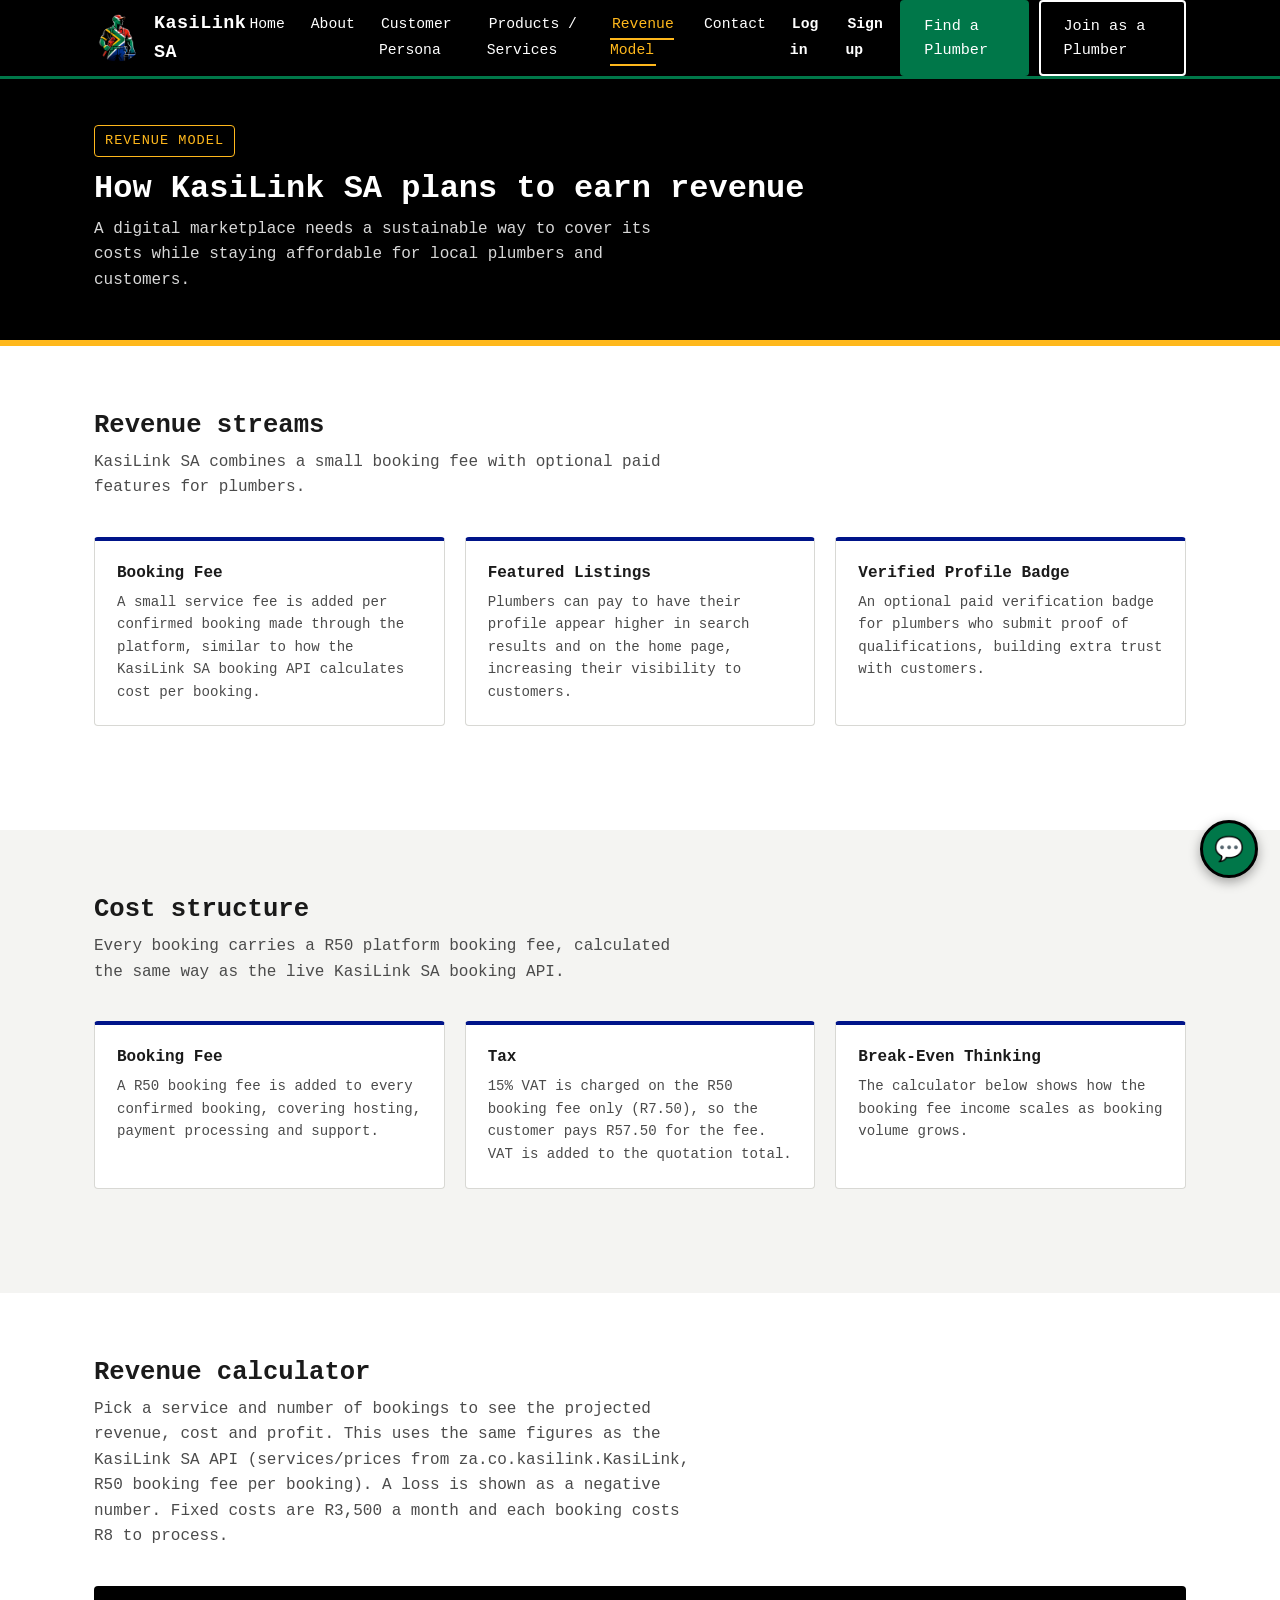
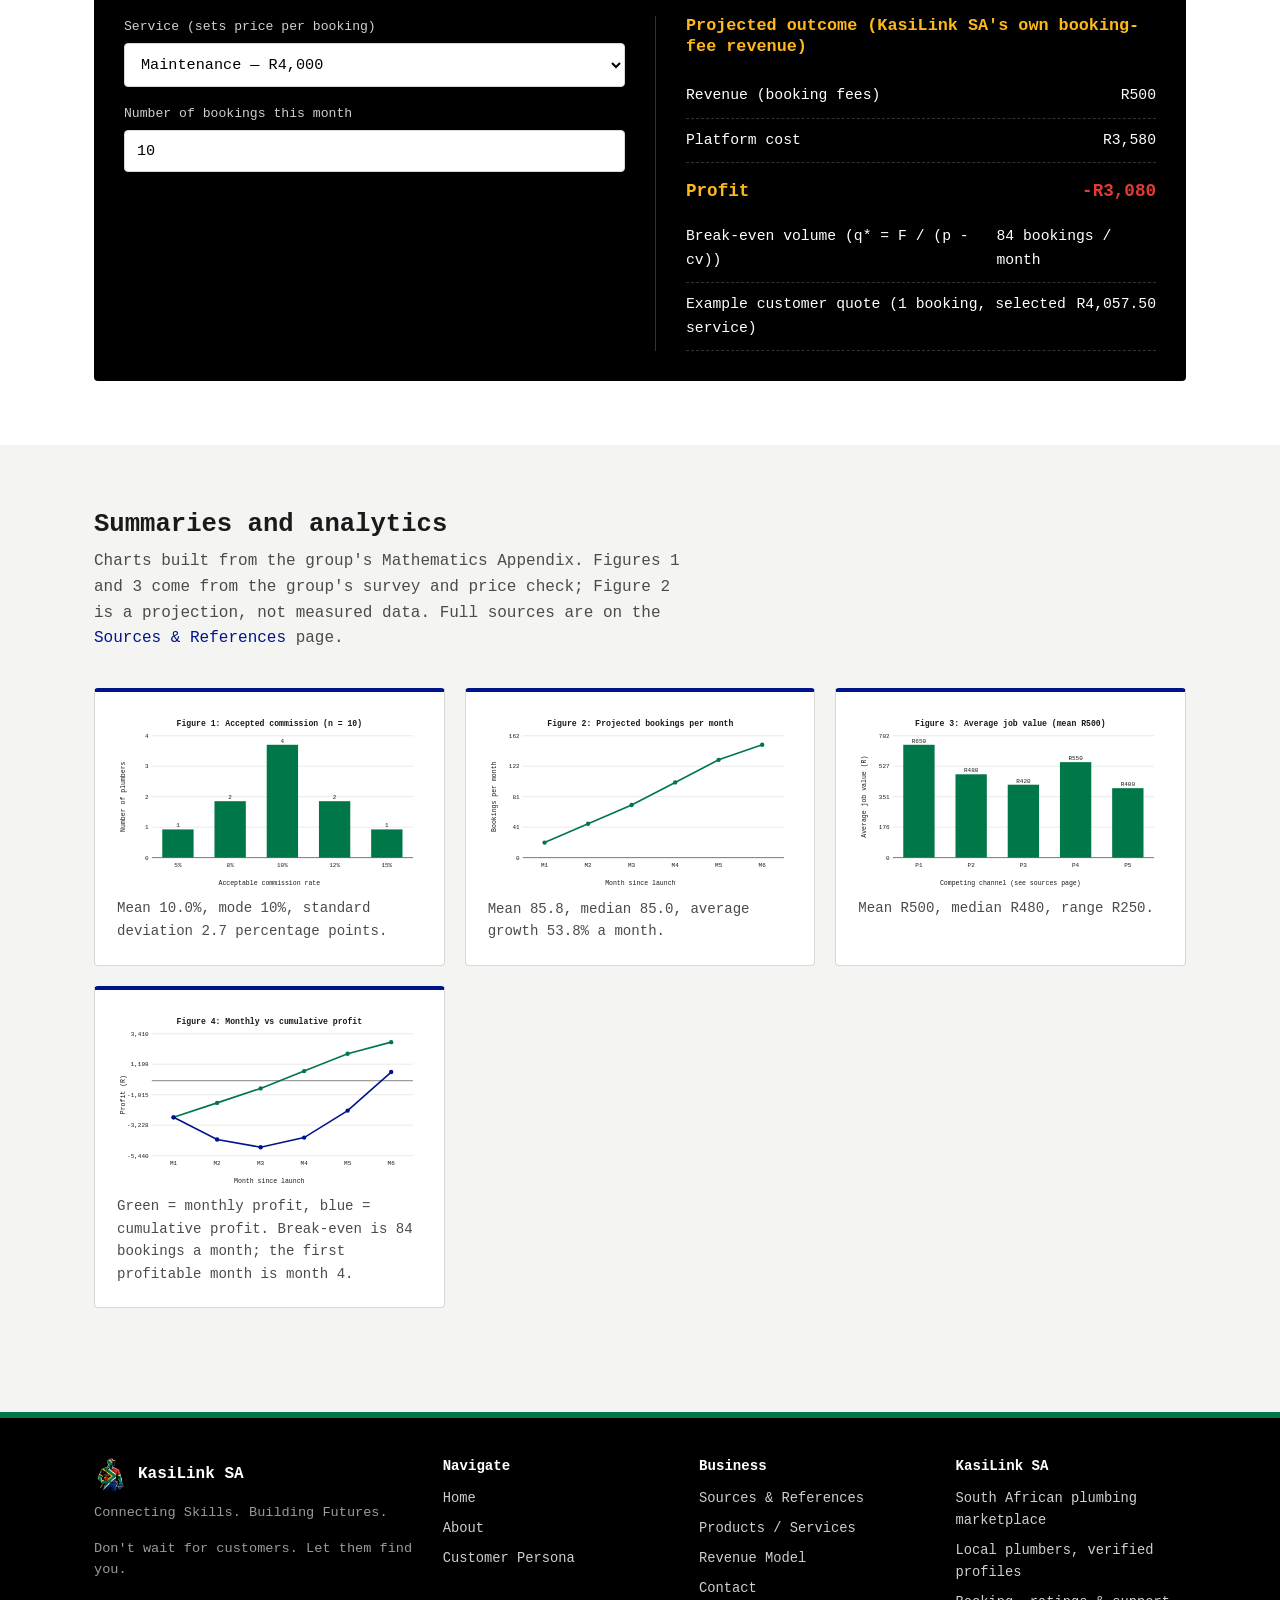
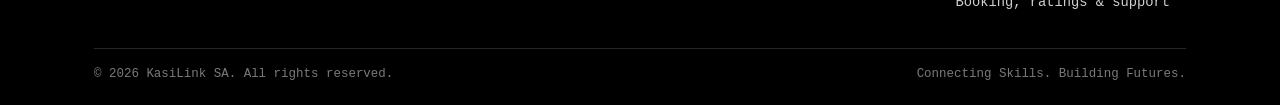
<file: revenue.html>
<!DOCTYPE html>
<html lang="en">
<head>
<meta charset="UTF-8">
<meta name="viewport" content="width=device-width, initial-scale=1.0">
<title>Revenue Model — KasiLink SA</title>
<meta name="description" content="How KasiLink SA plans to generate revenue, with an interactive calculator showing revenue, cost and profit per booking volume.">
<link rel="stylesheet" href="css/style.css">
</head>
<body>

<!-- ============ HEADER ============ -->
<header class="site-header">
  <div class="container header-inner">
    <a href="index.html" class="brand">
      <img src="images/kasilink-logo.png" alt="KasiLink SA plumber logo">
      <span class="brand-name">KasiLink SA</span>
    </a>

    <button id="nav-toggle" class="nav-toggle" aria-expanded="false" aria-controls="main-nav">☰ Menu</button>

    <nav id="main-nav" class="main-nav" aria-label="Main navigation">
      <ul>
        <li><a href="index.html">Home</a></li>
        <li><a href="about.html">About</a></li>
        <li><a href="persona.html">Customer Persona</a></li>
        <li><a href="services.html">Products / Services</a></li>
        <li><a href="revenue.html" aria-current="page">Revenue Model</a></li>
        <li><a href="contact.html">Contact</a></li>
      </ul>
    </nav>

    <div class="header-cta">
      <a href="services.html#search" class="btn btn-primary">Find a Plumber</a>
      <a href="contact.html#join" class="btn btn-secondary">Join as a Plumber</a>
    </div>
  </div>
</header>

<!-- ============ PAGE HERO ============ -->
<section class="page-hero">
  <div class="container">
    <span class="hero-label">REVENUE MODEL</span>
    <h1>How KasiLink SA plans to earn revenue</h1>
    <p>A digital marketplace needs a sustainable way to cover its costs while staying affordable for local plumbers and customers.</p>
  </div>
</section>

<!-- ============ REVENUE STREAMS ============ -->
<section class="section">
  <div class="container">
    <h2 class="section-title">Revenue streams</h2>
    <p class="section-sub">KasiLink SA combines a small booking fee with optional paid features for plumbers.</p>

    <div class="revenue-grid">
      <div class="revenue-card">
        <h3>Booking Fee</h3>
        <p>A small service fee is added per confirmed booking made through the platform, similar to how the KasiLink SA booking API calculates cost per booking.</p>
      </div>
      <div class="revenue-card">
        <h3>Featured Listings</h3>
        <p>Plumbers can pay to have their profile appear higher in search results and on the home page, increasing their visibility to customers.</p>
      </div>
      <div class="revenue-card">
        <h3>Verified Profile Badge</h3>
        <p>An optional paid verification badge for plumbers who submit proof of qualifications, building extra trust with customers.</p>
      </div>
    </div>
  </div>
</section>

<!-- ============ COST STRUCTURE ============ -->
<section class="section section-alt">
  <div class="container">
    <h2 class="section-title">Cost structure</h2>
    <p class="section-sub">Every booking carries a R50 platform booking fee, calculated the same way as the live KasiLink SA booking API.</p>

    <div class="revenue-grid">
      <div class="revenue-card">
        <h3>Booking Fee</h3>
        <p>A R50 booking fee is added to every confirmed booking, covering hosting, payment processing and support.</p>
      </div>
      <div class="revenue-card">
        <h3>Tax</h3>
        <p>15% VAT is charged on the R50 booking fee only (R7.50), so the customer pays R57.50 for the fee. VAT is added to the quotation total.</p>
      </div>
      <div class="revenue-card">
        <h3>Break-Even Thinking</h3>
        <p>The calculator below shows how the booking fee income scales as booking volume grows.</p>
      </div>
    </div>
  </div>
</section>

<!-- ============ CALCULATOR ============ -->
<section class="section">
  <div class="container">
    <h2 class="section-title">Revenue calculator</h2>
    <p class="section-sub">Pick a service and number of bookings to see the projected revenue, cost and profit. This uses the same figures as the KasiLink SA API (services/prices from za.co.kasilink.KasiLink, R50 booking fee per booking). A loss is shown as a negative number. Fixed costs are R3,500 a month and each booking costs R8 to process.</p>

    <form id="revenue-calculator" class="calculator">
      <div class="calc-form">
        <div class="field">
          <label for="calc-service">Service (sets price per booking)</label>
          <select id="calc-service">
            <option value="4000">Maintenance — R4,000</option>
            <option value="1250">Tap Repair — R1,250</option>
            <option value="2250">Leak Repair — R2,250</option>
            <option value="2700">Drain Unblocking — R2,700</option>
            <option value="1600">Toilet Repair — R1,600</option>
            <option value="1850">Pipe Repair — R1,850</option>
            <option value="1200">Bathroom Plumbing — R1,200</option>
            <option value="1500">Geyser Repair — R1,500</option>
            <option value="1000">Emergency Plumbing — R1,000</option>
            <option value="7500">New Geyser Installation — R7,500</option>
          </select>
        </div>
        <div class="field">
          <label for="calc-bookings">Number of bookings this month</label>
          <input type="number" id="calc-bookings" min="0" value="10">
        </div>
      </div>
      <div class="calc-results">
        <h3>Projected outcome (KasiLink SA's own booking-fee revenue)</h3>
        <div class="calc-row">
          <span>Revenue (booking fees)</span>
          <span id="calc-revenue" class="value">R 0</span>
        </div>
        <div class="calc-row">
          <span>Platform cost</span>
          <span id="calc-cost" class="value">R 0</span>
        </div>
        <div class="calc-row total">
          <span>Profit</span>
          <span id="calc-profit" class="value">R 0</span>
        </div>
        <div class="calc-row">
          <span>Break-even volume (q* = F / (p - cv))</span>
          <span id="calc-breakeven" class="value">-</span>
        </div>
        <div class="calc-row">
          <span>Example customer quote (1 booking, selected service)</span>
          <span id="calc-example-quote" class="value">R 0</span>
        </div>
      </div>
    </form>
  </div>
</section>

<!-- ============ ANALYTICS ============ -->
<section class="section section-alt">
  <div class="container">
    <h2 class="section-title">Summaries and analytics</h2>
    <p class="section-sub">Charts built from the group's Mathematics Appendix. Figures 1 and 3 come from the group's survey and price check; Figure 2 is a projection, not measured data. Full sources are on the <a href="sources.html">Sources &amp; References</a> page.</p>
    <div class="revenue-grid">
      <div class="revenue-card"><div id="chart-commission"></div><p>Mean 10.0%, mode 10%, standard deviation 2.7 percentage points.</p></div>
      <div class="revenue-card"><div id="chart-bookings"></div><p>Mean 85.8, median 85.0, average growth 53.8% a month.</p></div>
      <div class="revenue-card"><div id="chart-jobvalue"></div><p>Mean R500, median R480, range R250.</p></div>
      <div class="revenue-card"><div id="chart-profit"></div><p>Green = monthly profit, blue = cumulative profit. Break-even is 84 bookings a month; the first profitable month is month 4.</p></div>
    </div>
  </div>
</section>

<!-- ============ FOOTER ============ -->
<footer class="site-footer">
  <div class="container">
    <div class="footer-grid">
      <div>
        <div class="footer-brand">
          <img src="images/kasilink-logo.png" alt="KasiLink SA plumber logo">
          <span>KasiLink SA</span>
        </div>
        <p class="footer-tagline">Connecting Skills. Building Futures.</p>
        <p class="footer-tagline">Don't wait for customers. Let them find you.</p>
      </div>
      <div>
        <h4>Navigate</h4>
        <ul>
          <li><a href="index.html">Home</a></li>
          <li><a href="about.html">About</a></li>
          <li><a href="persona.html">Customer Persona</a></li>
        </ul>
      </div>
      <div>
        <h4>Business</h4>
        <ul>
          <li><a href="sources.html">Sources &amp; References</a></li>
          <li><a href="services.html">Products / Services</a></li>
          <li><a href="revenue.html">Revenue Model</a></li>
          <li><a href="contact.html">Contact</a></li>
        </ul>
      </div>
      <div>
        <h4>KasiLink SA</h4>
        <ul>
          <li>South African plumbing marketplace</li>
          <li>Local plumbers, verified profiles</li>
          <li>Booking, ratings &amp; support</li>
        </ul>
      </div>
    </div>
    <div class="footer-bottom">
      <span>&copy; 2026 KasiLink SA. All rights reserved.</span>
      <span>Connecting Skills. Building Futures.</span>
    </div>
  </div>
</footer>

<!-- ============ AI ASSISTANT (rule-based chat widget) ============ -->
<button id="chat-toggle" class="chat-toggle" aria-expanded="false" aria-controls="chat-panel" aria-label="Open KasiLink SA assistant">💬</button>

<div id="chat-panel" class="chat-panel" role="dialog" aria-label="KasiLink SA assistant">
  <div class="chat-head">
    <div class="chat-head-title">
      <img src="images/kasilink-logo.png" alt="">
      <span>KasiLink SA Assistant</span>
    </div>
    <button id="chat-close" class="chat-close" aria-label="Close assistant">✕</button>
  </div>
  <div id="chat-log" class="chat-log">
    <div class="chat-msg bot">Hi! I'm the KasiLink SA assistant. Ask me about services, pricing, bookings, emergencies, or joining as a plumber.</div>
  </div>
  <div id="chat-quick-replies" class="chat-quick-replies"></div>
  <form id="chat-form" class="chat-form">
    <input type="text" id="chat-input" placeholder="Type a question..." aria-label="Type a question for the assistant">
    <button type="submit">Send</button>
  </form>
  <p class="chat-disclaimer">KasiLink SA assistant — answers are grounded in our real service, price and plumber data.</p>
</div>

<script src="js/script.js"></script>
</body>
</html>
</file>
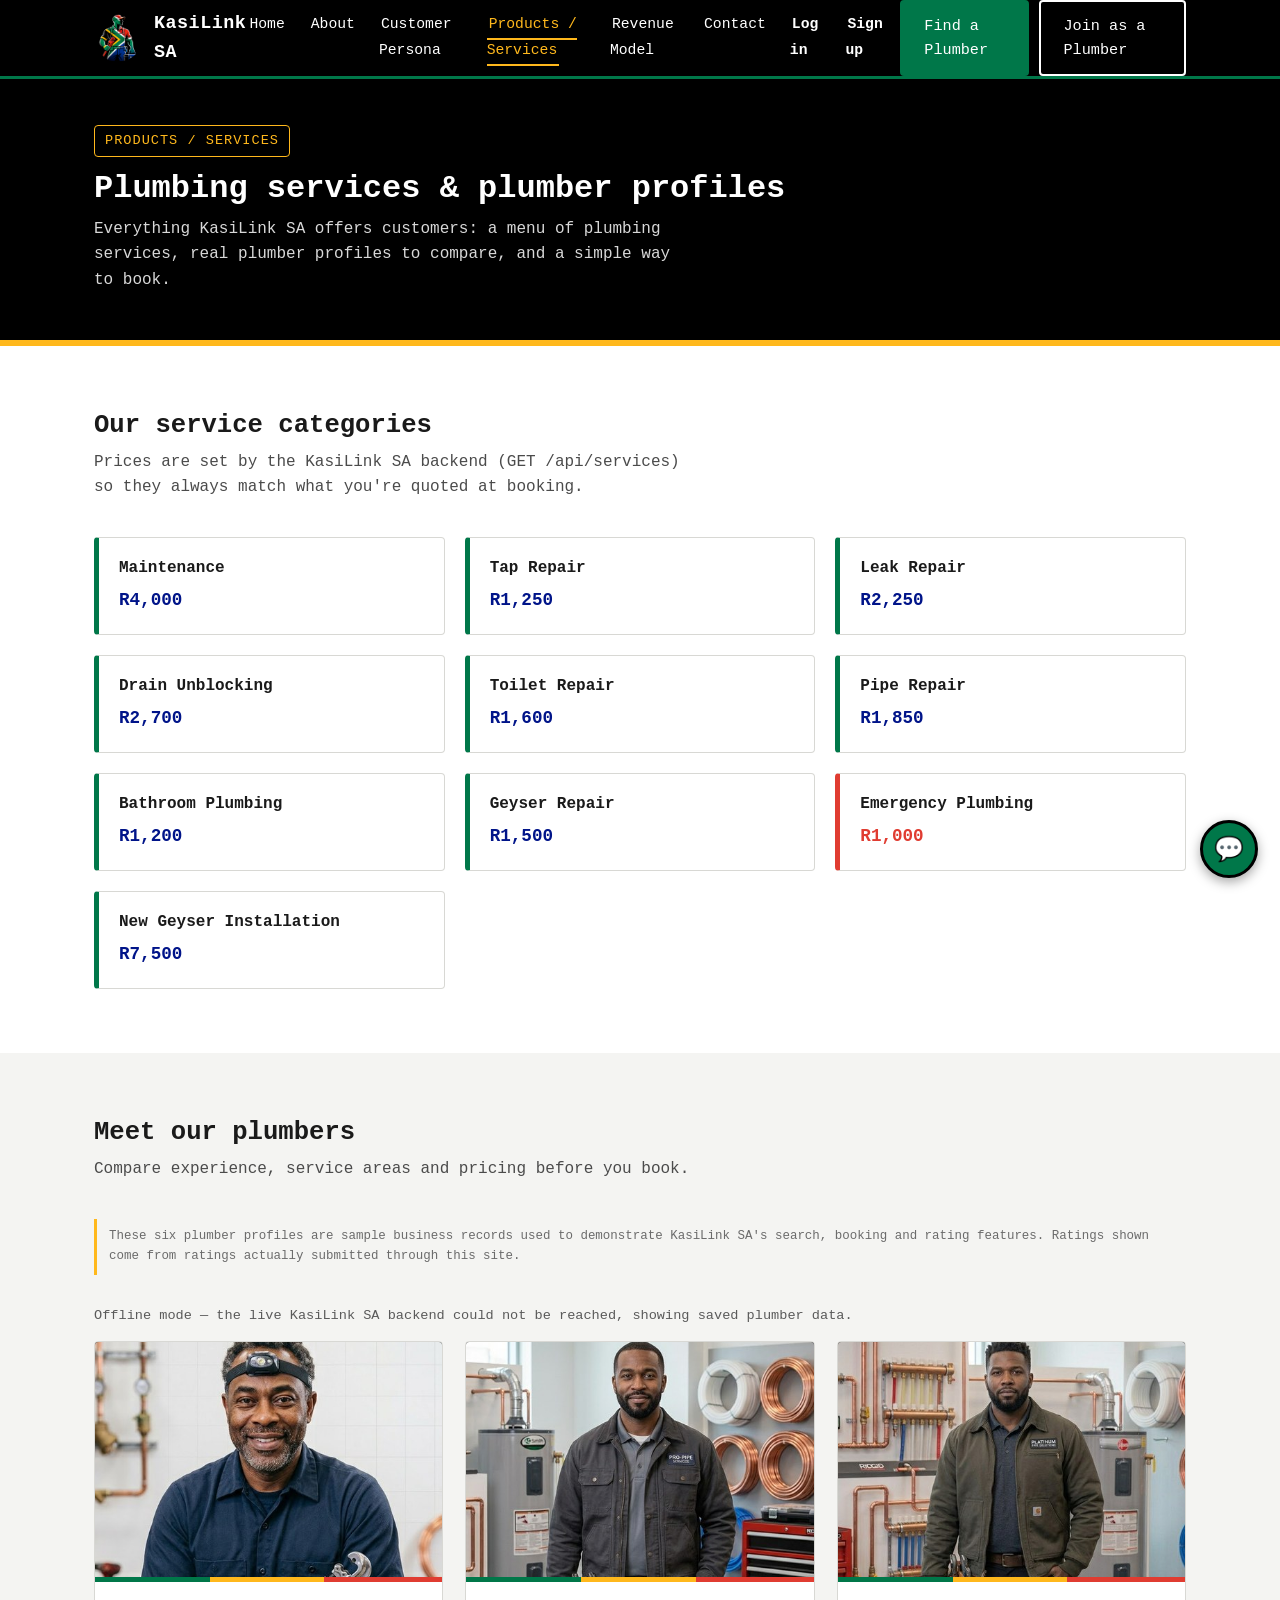
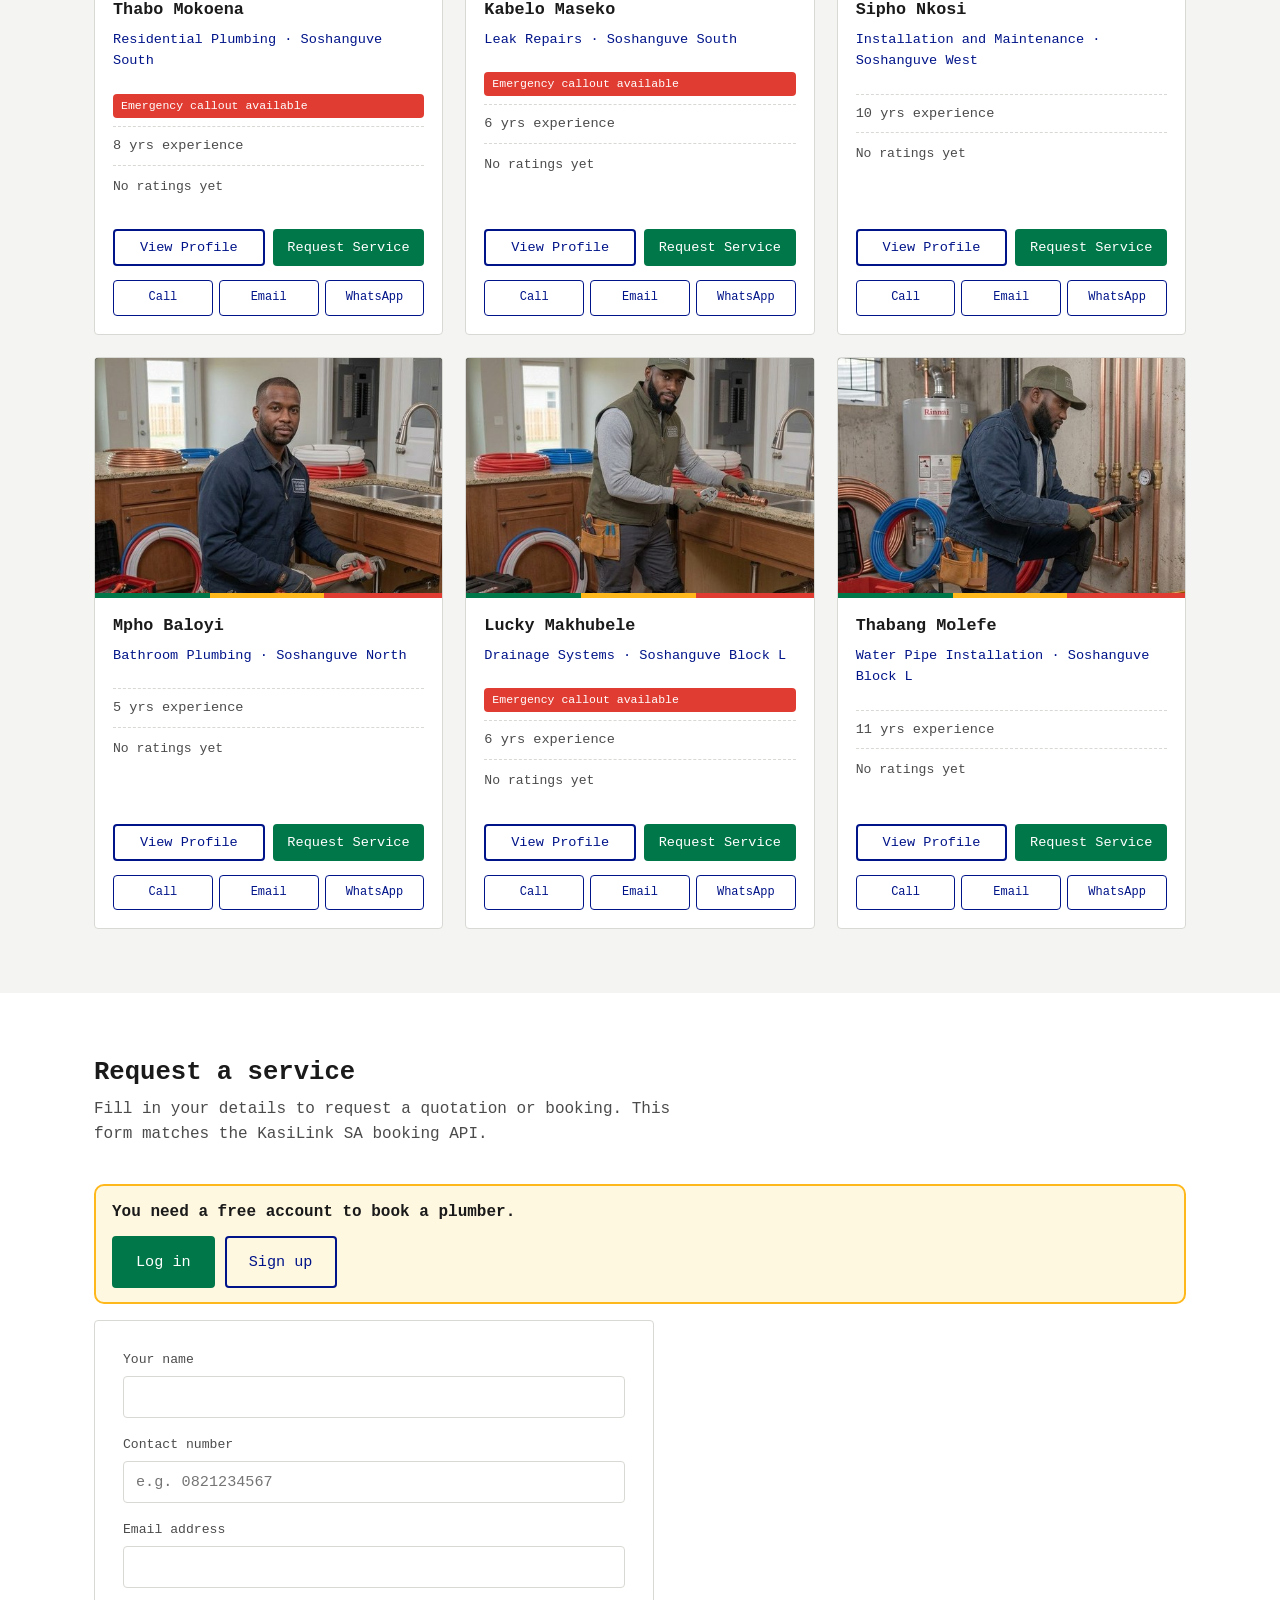
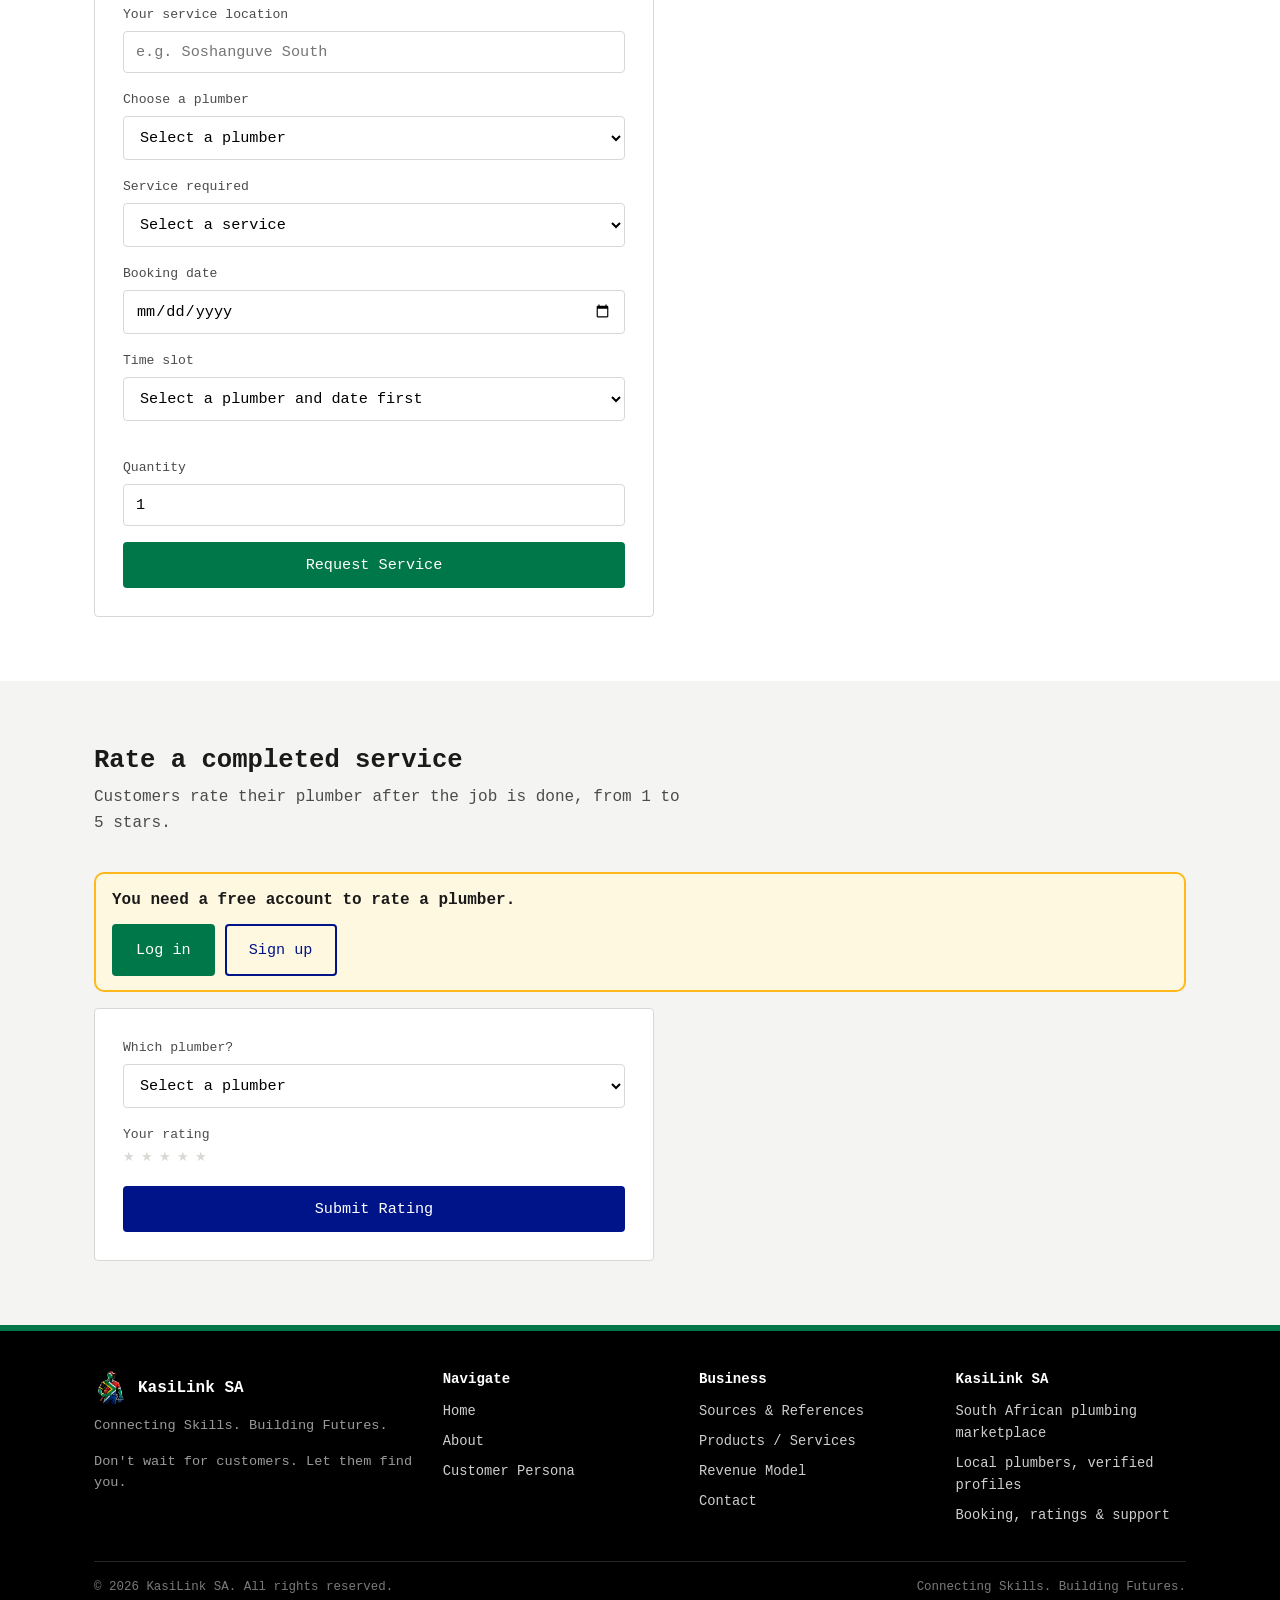
<file: services.html>
<!DOCTYPE html>
<html lang="en">
<head>
<meta charset="UTF-8">
<meta name="viewport" content="width=device-width, initial-scale=1.0">
<title>Products / Services — KasiLink SA</title>
<meta name="description" content="Browse plumbing services and plumber profiles on KasiLink SA, request a quotation, book a plumber, and leave a rating.">
<link rel="stylesheet" href="css/style.css">
</head>
<body>

<!-- ============ HEADER ============ -->
<header class="site-header">
  <div class="container header-inner">
    <a href="index.html" class="brand">
      <img src="images/kasilink-logo.png" alt="KasiLink SA plumber logo">
      <span class="brand-name">KasiLink SA</span>
    </a>

    <button id="nav-toggle" class="nav-toggle" aria-expanded="false" aria-controls="main-nav">☰ Menu</button>

    <nav id="main-nav" class="main-nav" aria-label="Main navigation">
      <ul>
        <li><a href="index.html">Home</a></li>
        <li><a href="about.html">About</a></li>
        <li><a href="persona.html">Customer Persona</a></li>
        <li><a href="services.html" aria-current="page">Products / Services</a></li>
        <li><a href="revenue.html">Revenue Model</a></li>
        <li><a href="contact.html">Contact</a></li>
      </ul>
    </nav>

    <div class="header-cta">
      <a href="services.html#search" class="btn btn-primary">Find a Plumber</a>
      <a href="contact.html#join" class="btn btn-secondary">Join as a Plumber</a>
    </div>
  </div>
</header>

<!-- ============ PAGE HERO ============ -->
<section class="page-hero">
  <div class="container">
    <span class="hero-label">PRODUCTS / SERVICES</span>
    <h1>Plumbing services &amp; plumber profiles</h1>
    <p>Everything KasiLink SA offers customers: a menu of plumbing services, real plumber profiles to compare, and a simple way to book.</p>
  </div>
</section>

<!-- ============ SERVICE CATEGORIES ============ -->
<section class="section">
  <div class="container">
    <h2 class="section-title">Our service categories</h2>
    <p class="section-sub">Prices are set by the KasiLink SA backend (GET /api/services) so they always match what you're quoted at booking.</p>

    <div id="service-category-grid" class="service-grid">
      <!-- Rendered by js/script.js (renderServiceCategoryCards) -->
    </div>
  </div>
</section>

<!-- ============ PLUMBER DIRECTORY ============ -->
<section class="section section-alt" id="search">
  <div class="container">
    <h2 class="section-title">Meet our plumbers</h2>
    <p class="section-sub">Compare experience, service areas and pricing before you book.</p>
    <div class="demo-note">These six plumber profiles are sample business records used to demonstrate KasiLink SA's search, booking and rating features. Ratings shown come from ratings actually submitted through this site.</div>

    <p id="directory-status" class="mt-0"></p>
    <div id="plumber-directory" class="plumber-grid">
      <!-- Plumber cards are rendered here by js/script.js (setupPlumberDirectory) -->
    </div>
  </div>
</section>

<!-- ============ BOOKING / REQUEST SERVICE ============ -->
<section class="section" id="booking">
  <div class="container">
    <h2 class="section-title">Request a service</h2>
    <p class="section-sub">Fill in your details to request a quotation or booking. This form matches the KasiLink SA booking API.</p>

    <form id="booking-form" class="form-card">
      <div class="field">
        <label for="booking-name">Your name</label>
        <input type="text" id="booking-name" required>
      </div>
      <div class="field">
        <label for="booking-contact">Contact number</label>
        <input type="tel" id="booking-contact" placeholder="e.g. 0821234567" required>
      </div>
      <div class="field">
        <label for="booking-email">Email address</label>
        <input type="email" id="booking-email" required>
      </div>
      <div class="field">
        <label for="booking-location">Your service location</label>
        <input type="text" id="booking-location" placeholder="e.g. Soshanguve South" required>
      </div>
      <div class="field">
        <label for="booking-plumber">Choose a plumber</label>
        <select id="booking-plumber" required>
          <option value="">Select a plumber</option>
        </select>
      </div>
      <div class="field">
        <label for="booking-service">Service required</label>
        <select id="booking-service" required>
          <option value="">Select a service</option>
        </select>
      </div>
      <div class="field">
        <label for="booking-date">Booking date</label>
        <input type="date" id="booking-date" required>
      </div>
      <div class="field">
        <label for="booking-time">Time slot</label>
        <select id="booking-time" required>
          <option value="">Select a plumber and date first</option>
        </select>
        <p id="availability-status" class="mt-0"></p>
      </div>
      <div class="field">
        <label for="booking-count">Quantity</label>
        <input type="number" id="booking-count" min="1" value="1" required>
      </div>
      <button type="submit" class="btn btn-primary btn-block">Request Service</button>
      <div id="booking-message" class="form-msg" role="status"></div>
    </form>
  </div>
</section>

<!-- ============ RATING ============ -->
<section class="section section-alt">
  <div class="container">
    <h2 class="section-title">Rate a completed service</h2>
    <p class="section-sub">Customers rate their plumber after the job is done, from 1 to 5 stars.</p>

    <form id="rating-form" class="form-card">
      <div class="field">
        <label for="rating-plumber">Which plumber?</label>
        <select id="rating-plumber" required>
          <option value="">Select a plumber</option>
          <option value="p1">Thabo Mokoena</option>
          <option value="p2">Kabelo Maseko</option>
          <option value="p3">Sipho Nkosi</option>
          <option value="p4">Mpho Baloyi</option>
          <option value="p5">Lucky Makhubele</option>
          <option value="p6">Thabang Molefe</option>
        </select>
      </div>
      <div class="field">
        <label for="star-rating">Your rating</label>
        <div id="star-rating" class="star-rating">
          <button type="button" data-value="1" aria-label="1 star">★</button>
          <button type="button" data-value="2" aria-label="2 stars">★</button>
          <button type="button" data-value="3" aria-label="3 stars">★</button>
          <button type="button" data-value="4" aria-label="4 stars">★</button>
          <button type="button" data-value="5" aria-label="5 stars">★</button>
        </div>
      </div>
      <button type="submit" class="btn btn-blue btn-block">Submit Rating</button>
      <div id="rating-message" class="form-msg" role="status"></div>
    </form>
  </div>
</section>

<!-- ============ FOOTER ============ -->
<footer class="site-footer">
  <div class="container">
    <div class="footer-grid">
      <div>
        <div class="footer-brand">
          <img src="images/kasilink-logo.png" alt="KasiLink SA plumber logo">
          <span>KasiLink SA</span>
        </div>
        <p class="footer-tagline">Connecting Skills. Building Futures.</p>
        <p class="footer-tagline">Don't wait for customers. Let them find you.</p>
      </div>
      <div>
        <h4>Navigate</h4>
        <ul>
          <li><a href="index.html">Home</a></li>
          <li><a href="about.html">About</a></li>
          <li><a href="persona.html">Customer Persona</a></li>
        </ul>
      </div>
      <div>
        <h4>Business</h4>
        <ul>
          <li><a href="sources.html">Sources &amp; References</a></li>
          <li><a href="services.html">Products / Services</a></li>
          <li><a href="revenue.html">Revenue Model</a></li>
          <li><a href="contact.html">Contact</a></li>
        </ul>
      </div>
      <div>
        <h4>KasiLink SA</h4>
        <ul>
          <li>South African plumbing marketplace</li>
          <li>Local plumbers, verified profiles</li>
          <li>Booking, ratings &amp; support</li>
        </ul>
      </div>
    </div>
    <div class="footer-bottom">
      <span>&copy; 2026 KasiLink SA. All rights reserved.</span>
      <span>Connecting Skills. Building Futures.</span>
    </div>
  </div>
</footer>

<!-- ============ AI ASSISTANT (rule-based chat widget) ============ -->
<button id="chat-toggle" class="chat-toggle" aria-expanded="false" aria-controls="chat-panel" aria-label="Open KasiLink SA assistant">💬</button>

<div id="chat-panel" class="chat-panel" role="dialog" aria-label="KasiLink SA assistant">
  <div class="chat-head">
    <div class="chat-head-title">
      <img src="images/kasilink-logo.png" alt="">
      <span>KasiLink SA Assistant</span>
    </div>
    <button id="chat-close" class="chat-close" aria-label="Close assistant">✕</button>
  </div>
  <div id="chat-log" class="chat-log">
    <div class="chat-msg bot">Hi! I'm the KasiLink SA assistant. Ask me about services, pricing, bookings, emergencies, or joining as a plumber.</div>
  </div>
  <div id="chat-quick-replies" class="chat-quick-replies"></div>
  <form id="chat-form" class="chat-form">
    <input type="text" id="chat-input" placeholder="Type a question..." aria-label="Type a question for the assistant">
    <button type="submit">Send</button>
  </form>
  <p class="chat-disclaimer">KasiLink SA assistant — answers are grounded in our real service, price and plumber data.</p>
</div>

<script src="js/script.js"></script>
</body>
</html>
</file>
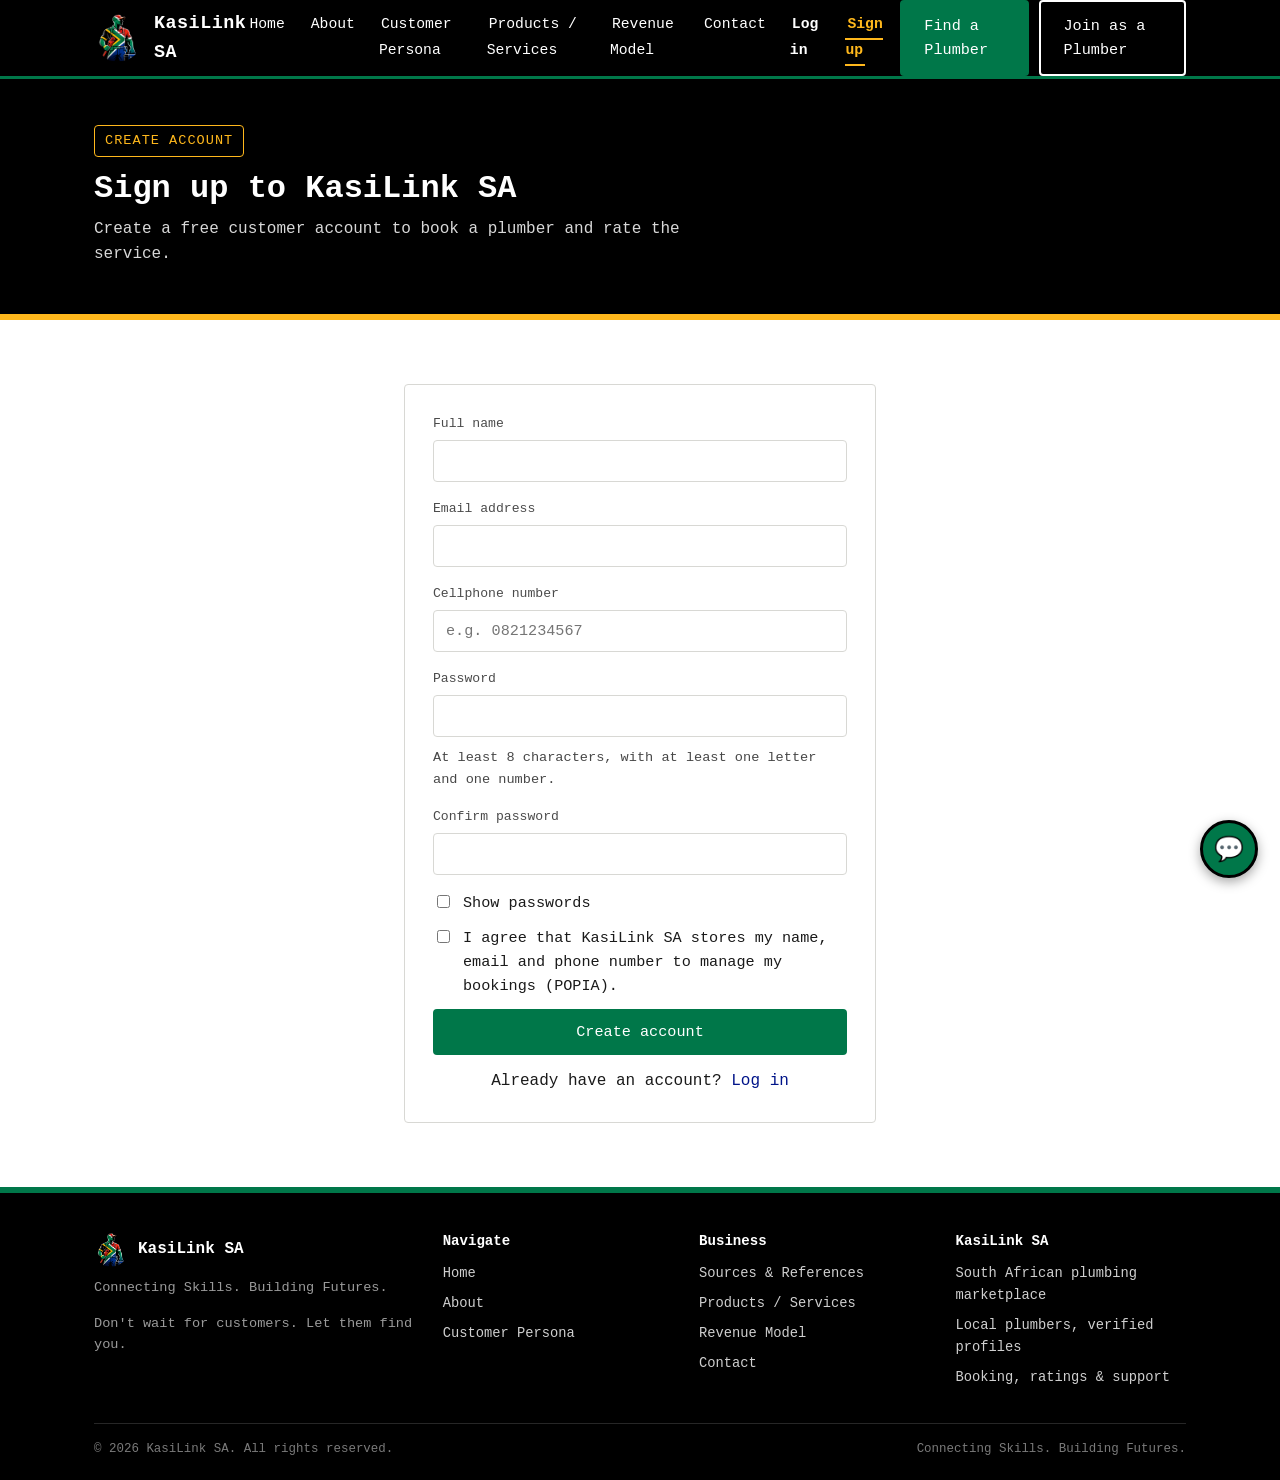
<file: signup.html>
<!DOCTYPE html>
<html lang="en">
<head>
<meta charset="UTF-8">
<meta name="viewport" content="width=device-width, initial-scale=1.0">
<title>Sign up — KasiLink SA</title>
<meta name="description" content="Create a free KasiLink SA customer account to book plumbers and leave ratings.">
<link rel="stylesheet" href="css/style.css">
</head>
<body>

<!-- ============ HEADER ============ -->
<header class="site-header">
  <div class="container header-inner">
    <a href="index.html" class="brand">
      <img src="images/kasilink-logo.png" alt="KasiLink SA plumber logo">
      <span class="brand-name">KasiLink SA</span>
    </a>

    <button id="nav-toggle" class="nav-toggle" aria-expanded="false" aria-controls="main-nav">☰ Menu</button>

    <nav id="main-nav" class="main-nav" aria-label="Main navigation">
      <ul>
        <li><a href="index.html">Home</a></li>
        <li><a href="about.html">About</a></li>
        <li><a href="persona.html">Customer Persona</a></li>
        <li><a href="services.html">Products / Services</a></li>
        <li><a href="revenue.html">Revenue Model</a></li>
        <li><a href="contact.html">Contact</a></li>
      </ul>
    </nav>

    <div class="header-cta">
      <a href="services.html#search" class="btn btn-primary">Find a Plumber</a>
      <a href="contact.html#join" class="btn btn-secondary">Join as a Plumber</a>
    </div>
  </div>
</header>

<!-- ============ PAGE HERO ============ -->
<section class="page-hero">
  <div class="container">
    <span class="hero-label">CREATE ACCOUNT</span>
    <h1>Sign up to KasiLink SA</h1>
    <p>Create a free customer account to book a plumber and rate the service.</p>
  </div>
</section>

<section class="section">
  <div class="container auth-wrap">
    <form id="signup-form" class="form-card" novalidate>
      <div class="field">
        <label for="signup-name">Full name</label>
        <input type="text" id="signup-name" autocomplete="name" maxlength="60" required>
      </div>
      <div class="field">
        <label for="signup-email">Email address</label>
        <input type="email" id="signup-email" autocomplete="email" maxlength="100" required>
      </div>
      <div class="field">
        <label for="signup-phone">Cellphone number</label>
        <input type="tel" id="signup-phone" autocomplete="tel" placeholder="e.g. 0821234567" required>
      </div>
      <div class="field">
        <label for="signup-password">Password</label>
        <input type="password" id="signup-password" autocomplete="new-password" minlength="8" maxlength="72" required>
        <p class="field-hint">At least 8 characters, with at least one letter and one number.</p>
      </div>
      <div class="field">
        <label for="signup-confirm">Confirm password</label>
        <input type="password" id="signup-confirm" autocomplete="new-password" maxlength="72" required>
      </div>
      <label class="check-row"><input type="checkbox" data-toggle-password> Show passwords</label>
      <label class="check-row"><input type="checkbox" id="signup-consent" required>
        I agree that KasiLink SA stores my name, email and phone number to manage my bookings (POPIA).</label>
      <button type="submit" class="btn btn-primary btn-block">Create account</button>
      <div id="signup-message" class="form-msg" role="status"></div>
      <p class="auth-switch">Already have an account? <a href="login.html">Log in</a></p>
    </form>
  </div>
</section>
<!-- ============ FOOTER ============ -->
<footer class="site-footer">
  <div class="container">
    <div class="footer-grid">
      <div>
        <div class="footer-brand">
          <img src="images/kasilink-logo.png" alt="KasiLink SA plumber logo">
          <span>KasiLink SA</span>
        </div>
        <p class="footer-tagline">Connecting Skills. Building Futures.</p>
        <p class="footer-tagline">Don't wait for customers. Let them find you.</p>
      </div>
      <div>
        <h4>Navigate</h4>
        <ul>
          <li><a href="index.html">Home</a></li>
          <li><a href="about.html">About</a></li>
          <li><a href="persona.html">Customer Persona</a></li>
        </ul>
      </div>
      <div>
        <h4>Business</h4>
        <ul>
          <li><a href="sources.html">Sources &amp; References</a></li>
          <li><a href="services.html">Products / Services</a></li>
          <li><a href="revenue.html">Revenue Model</a></li>
          <li><a href="contact.html">Contact</a></li>
        </ul>
      </div>
      <div>
        <h4>KasiLink SA</h4>
        <ul>
          <li>South African plumbing marketplace</li>
          <li>Local plumbers, verified profiles</li>
          <li>Booking, ratings &amp; support</li>
        </ul>
      </div>
    </div>
    <div class="footer-bottom">
      <span>&copy; 2026 KasiLink SA. All rights reserved.</span>
      <span>Connecting Skills. Building Futures.</span>
    </div>
  </div>
</footer>

<!-- ============ AI ASSISTANT (rule-based chat widget) ============ -->
<button id="chat-toggle" class="chat-toggle" aria-expanded="false" aria-controls="chat-panel" aria-label="Open KasiLink SA assistant">💬</button>

<div id="chat-panel" class="chat-panel" role="dialog" aria-label="KasiLink SA assistant">
  <div class="chat-head">
    <div class="chat-head-title">
      <img src="images/kasilink-logo.png" alt="">
      <span>KasiLink SA Assistant</span>
    </div>
    <button id="chat-close" class="chat-close" aria-label="Close assistant">✕</button>
  </div>
  <div id="chat-log" class="chat-log">
    <div class="chat-msg bot">Hi! I'm the KasiLink SA assistant. Ask me about services, pricing, bookings, emergencies, or joining as a plumber.</div>
  </div>
  <div id="chat-quick-replies" class="chat-quick-replies"></div>
  <form id="chat-form" class="chat-form">
    <input type="text" id="chat-input" placeholder="Type a question..." aria-label="Type a question for the assistant">
    <button type="submit">Send</button>
  </form>
  <p class="chat-disclaimer">KasiLink SA assistant — answers are grounded in our real service, price and plumber data.</p>
</div>

<script src="js/script.js"></script>
</body>
</html>
</file>
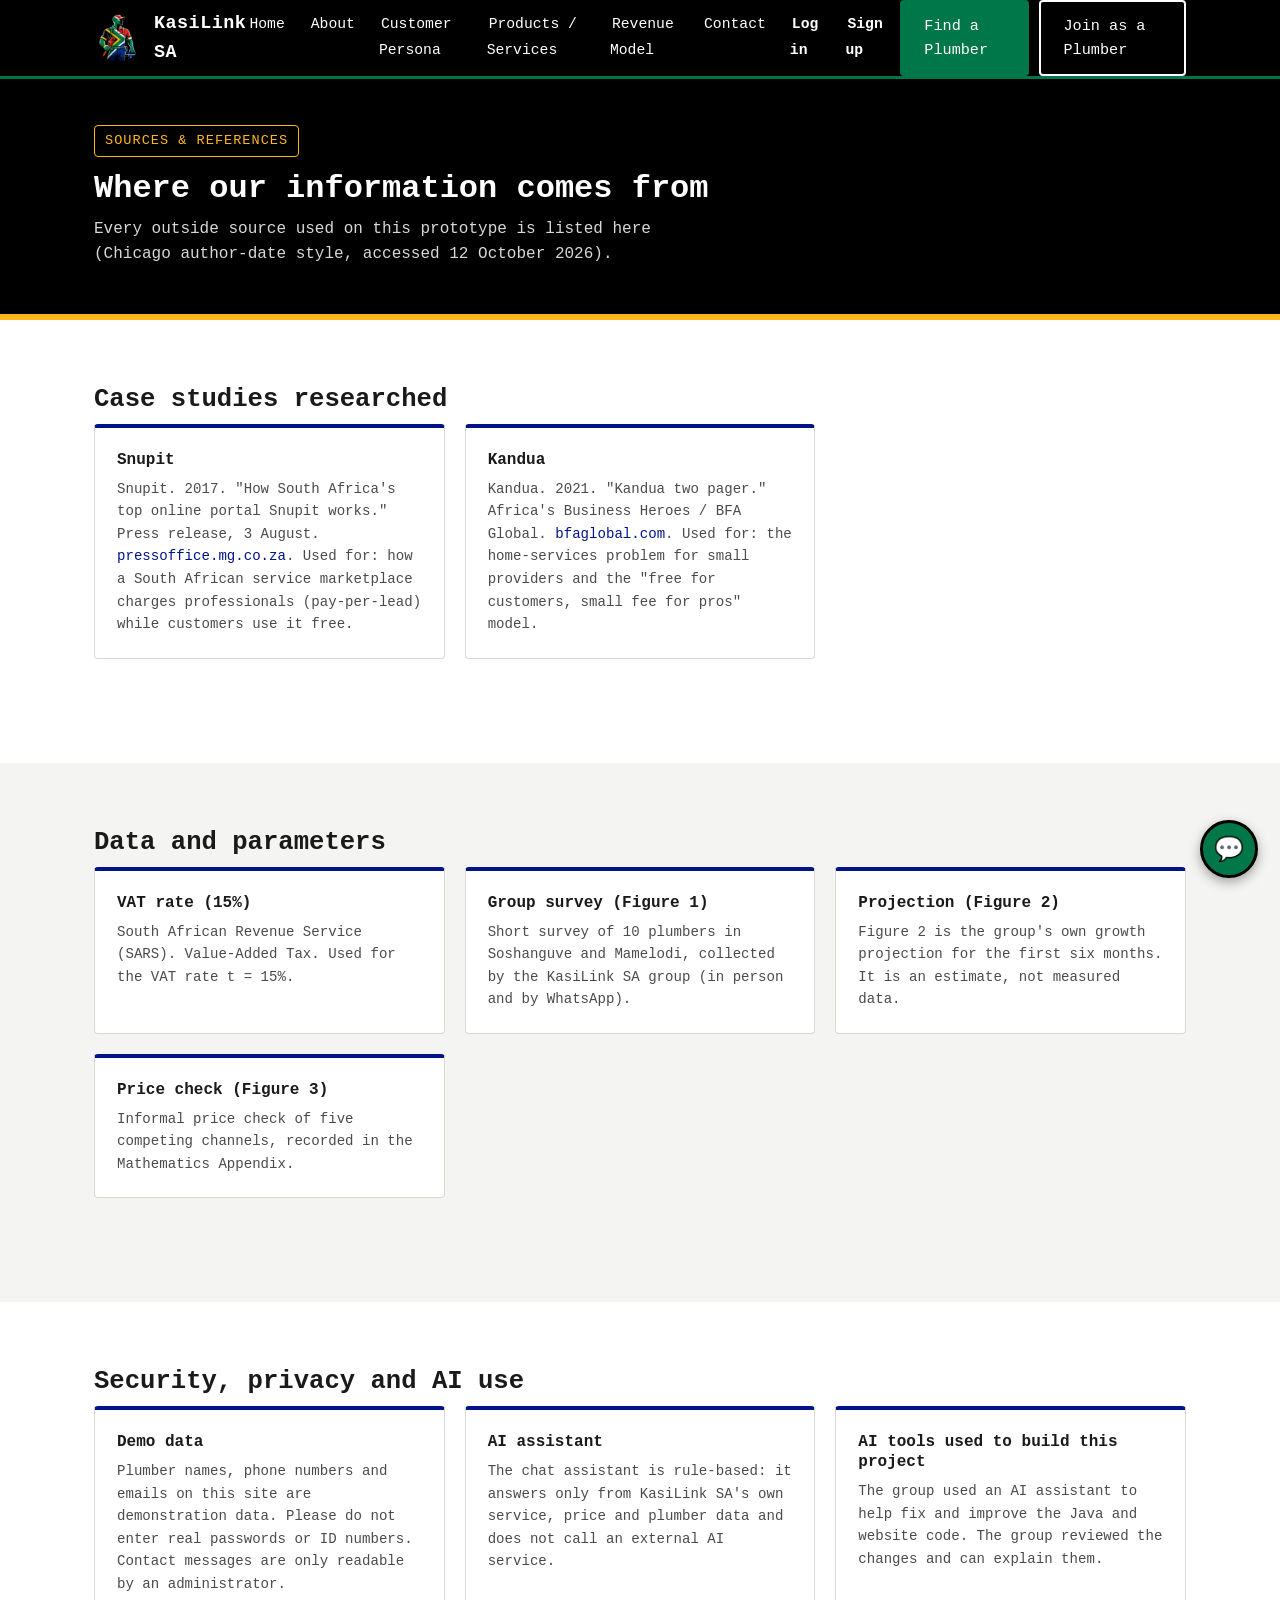
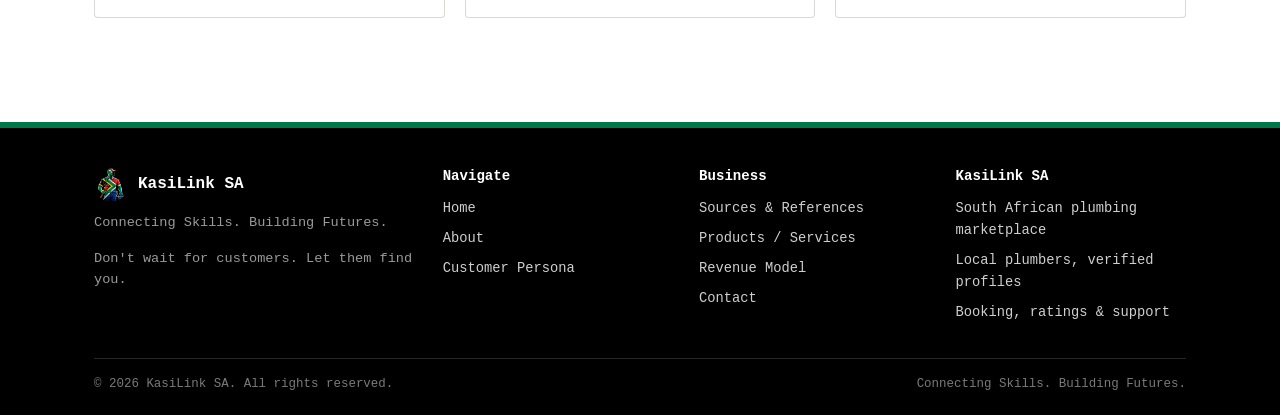
<file: sources.html>
<!DOCTYPE html>
<html lang="en">
<head>
<meta charset="UTF-8">
<meta name="viewport" content="width=device-width, initial-scale=1.0">
<title>Sources &amp; References — KasiLink SA</title>
<meta name="description" content="Sources, references, data notes and AI-use disclosure for the KasiLink SA prototype.">
<link rel="stylesheet" href="css/style.css">
</head>
<body>

<!-- ============ HEADER ============ -->
<header class="site-header">
  <div class="container header-inner">
    <a href="index.html" class="brand">
      <img src="images/kasilink-logo.png" alt="KasiLink SA plumber logo">
      <span class="brand-name">KasiLink SA</span>
    </a>

    <button id="nav-toggle" class="nav-toggle" aria-expanded="false" aria-controls="main-nav">☰ Menu</button>

    <nav id="main-nav" class="main-nav" aria-label="Main navigation">
      <ul>
        <li><a href="index.html">Home</a></li>
        <li><a href="about.html">About</a></li>
        <li><a href="persona.html">Customer Persona</a></li>
        <li><a href="services.html">Products / Services</a></li>
        <li><a href="revenue.html">Revenue Model</a></li>
        <li><a href="contact.html">Contact</a></li>
      </ul>
    </nav>

    <div class="header-cta">
      <a href="services.html#search" class="btn btn-primary">Find a Plumber</a>
      <a href="contact.html#join" class="btn btn-secondary">Join as a Plumber</a>
    </div>
  </div>
</header>

<!-- ============ PAGE HERO ============ -->
<section class="page-hero">
  <div class="container">
    <span class="hero-label">SOURCES &amp; REFERENCES</span>
    <h1>Where our information comes from</h1>
    <p>Every outside source used on this prototype is listed here (Chicago author-date style, accessed 12 October 2026).</p>
  </div>
</section>

<section class="section">
  <div class="container">
    <h2 class="section-title">Case studies researched</h2>
    <div class="revenue-grid">
      <div class="revenue-card">
        <h3>Snupit</h3>
        <p>Snupit. 2017. "How South Africa's top online portal Snupit works." Press release, 3 August. <a href="https://pressoffice.mg.co.za/snupit/content/wbrpO7gYWbpqDLZn" target="_blank" rel="noopener">pressoffice.mg.co.za</a>. Used for: how a South African service marketplace charges professionals (pay-per-lead) while customers use it free.</p>
      </div>
      <div class="revenue-card">
        <h3>Kandua</h3>
        <p>Kandua. 2021. "Kandua two pager." Africa's Business Heroes / BFA Global. <a href="https://bfaglobal.com/wp-content/uploads/2021/02/Kandua-two-pager.pdf" target="_blank" rel="noopener">bfaglobal.com</a>. Used for: the home-services problem for small providers and the "free for customers, small fee for pros" model.</p>
      </div>
    </div>
  </div>
</section>

<section class="section section-alt">
  <div class="container">
    <h2 class="section-title">Data and parameters</h2>
    <div class="revenue-grid">
      <div class="revenue-card">
        <h3>VAT rate (15%)</h3>
        <p>South African Revenue Service (SARS). Value-Added Tax. Used for the VAT rate t = 15%.</p>
      </div>
      <div class="revenue-card">
        <h3>Group survey (Figure 1)</h3>
        <p>Short survey of 10 plumbers in Soshanguve and Mamelodi, collected by the KasiLink SA group (in person and by WhatsApp).</p>
      </div>
      <div class="revenue-card">
        <h3>Projection (Figure 2)</h3>
        <p>Figure 2 is the group's own growth projection for the first six months. It is an estimate, not measured data.</p>
      </div>
      <div class="revenue-card">
        <h3>Price check (Figure 3)</h3>
        <p>Informal price check of five competing channels, recorded in the Mathematics Appendix.</p>
      </div>
    </div>
  </div>
</section>

<section class="section">
  <div class="container">
    <h2 class="section-title">Security, privacy and AI use</h2>
    <div class="revenue-grid">
      <div class="revenue-card">
        <h3>Demo data</h3>
        <p>Plumber names, phone numbers and emails on this site are demonstration data. Please do not enter real passwords or ID numbers. Contact messages are only readable by an administrator.</p>
      </div>
      <div class="revenue-card">
        <h3>AI assistant</h3>
        <p>The chat assistant is rule-based: it answers only from KasiLink SA's own service, price and plumber data and does not call an external AI service.</p>
      </div>
      <div class="revenue-card">
        <h3>AI tools used to build this project</h3>
        <p>The group used an AI assistant to help fix and improve the Java and website code. The group reviewed the changes and can explain them.</p>
      </div>
    </div>
  </div>
</section>

<!-- ============ FOOTER ============ -->
<footer class="site-footer">
  <div class="container">
    <div class="footer-grid">
      <div>
        <div class="footer-brand">
          <img src="images/kasilink-logo.png" alt="KasiLink SA plumber logo">
          <span>KasiLink SA</span>
        </div>
        <p class="footer-tagline">Connecting Skills. Building Futures.</p>
        <p class="footer-tagline">Don't wait for customers. Let them find you.</p>
      </div>
      <div>
        <h4>Navigate</h4>
        <ul>
          <li><a href="index.html">Home</a></li>
          <li><a href="about.html">About</a></li>
          <li><a href="persona.html">Customer Persona</a></li>
        </ul>
      </div>
      <div>
        <h4>Business</h4>
        <ul>
          <li><a href="sources.html">Sources &amp; References</a></li>
          <li><a href="services.html">Products / Services</a></li>
          <li><a href="revenue.html">Revenue Model</a></li>
          <li><a href="contact.html">Contact</a></li>
        </ul>
      </div>
      <div>
        <h4>KasiLink SA</h4>
        <ul>
          <li>South African plumbing marketplace</li>
          <li>Local plumbers, verified profiles</li>
          <li>Booking, ratings &amp; support</li>
        </ul>
      </div>
    </div>
    <div class="footer-bottom">
      <span>&copy; 2026 KasiLink SA. All rights reserved.</span>
      <span>Connecting Skills. Building Futures.</span>
    </div>
  </div>
</footer>

<!-- ============ AI ASSISTANT (rule-based chat widget) ============ -->
<button id="chat-toggle" class="chat-toggle" aria-expanded="false" aria-controls="chat-panel" aria-label="Open KasiLink SA assistant">💬</button>

<div id="chat-panel" class="chat-panel" role="dialog" aria-label="KasiLink SA assistant">
  <div class="chat-head">
    <div class="chat-head-title">
      <img src="images/kasilink-logo.png" alt="">
      <span>KasiLink SA Assistant</span>
    </div>
    <button id="chat-close" class="chat-close" aria-label="Close assistant">✕</button>
  </div>
  <div id="chat-log" class="chat-log">
    <div class="chat-msg bot">Hi! I'm the KasiLink SA assistant. Ask me about services, pricing, bookings, emergencies, or joining as a plumber.</div>
  </div>
  <div id="chat-quick-replies" class="chat-quick-replies"></div>
  <form id="chat-form" class="chat-form">
    <input type="text" id="chat-input" placeholder="Type a question..." aria-label="Type a question for the assistant">
    <button type="submit">Send</button>
  </form>
  <p class="chat-disclaimer">KasiLink SA assistant — answers are grounded in our real service, price and plumber data.</p>
</div>

<script src="js/script.js"></script>
</body>
</html>
</file>
<file: css/style.css>
/* =========================================================
   KasiLink SA — Stylesheet
   South African plumbing services marketplace
   ========================================================= */

:root {
  /* South African flag colour palette */
  --sa-black: #000000;
  --sa-green: #007749;
  --sa-gold: #FFB81C;
  --sa-red: #E03C31;
  --sa-blue: #001489;
  --sa-white: #FFFFFF;

  /* Derived tones used for surfaces and hover states */
  --sa-green-dark: #00532f;
  --sa-blue-dark: #000d5e;
  --sa-gray-bg: #f4f4f2;
  --sa-gray-line: #d8d8d4;
  --sa-text: #1a1a1a;

  /* Type */
  --font-main: "Courier New", Courier, monospace;

  /* Layout */
  --max-width: 1140px;
  --radius: 4px;
  --header-height: 76px;
}

/* -------------------- Reset -------------------- */
* {
  box-sizing: border-box;
}

html {
  scroll-behavior: smooth;
}

body {
  margin: 0;
  font-family: var(--font-main);
  color: var(--sa-text);
  background: var(--sa-white);
  line-height: 1.6;
}

img {
  max-width: 100%;
  display: block;
}

a {
  color: var(--sa-blue);
  text-decoration: none;
}

a:hover {
  color: var(--sa-green);
}

h1, h2, h3, h4 {
  font-family: var(--font-main);
  line-height: 1.25;
  margin: 0 0 0.6em 0;
}

p {
  margin: 0 0 1em 0;
}

ul {
  margin: 0;
  padding: 0;
  list-style: none;
}

button {
  font-family: var(--font-main);
  cursor: pointer;
}

.container {
  max-width: var(--max-width);
  margin: 0 auto;
  padding: 0 24px;
}

/* Visible keyboard focus for accessibility */
a:focus-visible,
button:focus-visible,
input:focus-visible,
select:focus-visible,
textarea:focus-visible {
  outline: 3px solid var(--sa-gold);
  outline-offset: 2px;
}

@media (prefers-reduced-motion: reduce) {
  * {
    animation-duration: 0.01ms !important;
    transition-duration: 0.01ms !important;
    scroll-behavior: auto !important;
  }
}

/* -------------------- Buttons -------------------- */
.btn {
  display: inline-block;
  font-family: var(--font-main);
  font-size: 0.95rem;
  padding: 12px 22px;
  border-radius: var(--radius);
  border: 2px solid transparent;
  cursor: pointer;
  transition: background-color 0.15s ease, color 0.15s ease, border-color 0.15s ease;
}

.btn-primary {
  background: var(--sa-green);
  color: var(--sa-white);
  border-color: var(--sa-green);
}

.btn-primary:hover {
  background: var(--sa-gold);
  border-color: var(--sa-gold);
  color: var(--sa-black);
}

.btn-secondary {
  background: transparent;
  color: var(--sa-white);
  border-color: var(--sa-white);
}

.btn-secondary:hover {
  background: var(--sa-white);
  color: var(--sa-black);
}

.btn-blue {
  background: var(--sa-blue);
  color: var(--sa-white);
  border-color: var(--sa-blue);
}

.btn-blue:hover {
  background: var(--sa-gold);
  border-color: var(--sa-gold);
  color: var(--sa-black);
}

.btn-outline {
  background: transparent;
  color: var(--sa-blue);
  border-color: var(--sa-blue);
}

.btn-outline:hover {
  background: var(--sa-blue);
  color: var(--sa-white);
}

.btn-emergency {
  background: var(--sa-red);
  color: var(--sa-white);
  border-color: var(--sa-red);
}

.btn-emergency:hover {
  background: var(--sa-gold);
  border-color: var(--sa-gold);
  color: var(--sa-black);
}

.btn-block {
  width: 100%;
  text-align: center;
}

/* -------------------- Header -------------------- */
.site-header {
  position: sticky;
  top: 0;
  z-index: 100;
  background: var(--sa-black);
  border-bottom: 3px solid var(--sa-green);
}

.header-inner {
  display: flex;
  align-items: center;
  justify-content: space-between;
  gap: 16px;
  height: var(--header-height);
}

.brand {
  display: flex;
  align-items: center;
  gap: 12px;
  color: var(--sa-white);
}

.brand img {
  height: 48px;
  width: 48px;
  object-fit: contain;
  background: var(--sa-black);
  border-radius: 50%;
}

.brand-name {
  font-weight: bold;
  font-size: 1.15rem;
  letter-spacing: 0.5px;
  color: var(--sa-white);
}

.main-nav {
  display: flex;
}

.main-nav ul {
  display: flex;
  gap: 22px;
}

.main-nav a {
  color: var(--sa-white);
  font-size: 0.92rem;
  padding: 6px 2px;
  border-bottom: 2px solid transparent;
}

.main-nav a:hover,
.main-nav a[aria-current="page"] {
  color: var(--sa-gold);
  border-bottom-color: var(--sa-gold);
}

.header-cta {
  display: flex;
  align-items: center;
  gap: 10px;
}

.nav-toggle {
  display: none;
  background: transparent;
  border: 2px solid var(--sa-white);
  color: var(--sa-white);
  border-radius: var(--radius);
  padding: 8px 10px;
  font-size: 1rem;
}

@media (max-width: 900px) {
  .header-cta .btn-secondary {
    display: none;
  }
}

@media (max-width: 800px) {
  .nav-toggle {
    display: inline-block;
  }

  .main-nav {
    position: absolute;
    top: var(--header-height);
    left: 0;
    right: 0;
    background: var(--sa-black);
    border-bottom: 3px solid var(--sa-green);
    display: none;
  }

  .main-nav.open {
    display: block;
  }

  .main-nav ul {
    flex-direction: column;
    gap: 0;
    padding: 8px 24px 16px;
  }

  .main-nav a {
    display: block;
    padding: 12px 0;
    border-bottom: 1px solid #1c1c1c;
  }

  .header-cta {
    display: none;
  }
}

/* -------------------- Hero -------------------- */
.hero {
  background: var(--sa-black);
  color: var(--sa-white);
  padding: 64px 0;
  border-bottom: 6px solid var(--sa-gold);
}

.hero-inner {
  display: grid;
  grid-template-columns: 1.1fr 0.9fr;
  gap: 40px;
  align-items: center;
}

.hero-label {
  display: inline-block;
  color: var(--sa-gold);
  font-size: 0.85rem;
  letter-spacing: 1px;
  border: 1px solid var(--sa-gold);
  padding: 4px 10px;
  border-radius: var(--radius);
  margin-bottom: 18px;
}

.hero h1 {
  font-size: 2.4rem;
  margin-bottom: 18px;
}

.hero p {
  color: #d8d8d8;
  max-width: 46ch;
  margin-bottom: 26px;
}

.hero-actions {
  display: flex;
  gap: 14px;
  flex-wrap: wrap;
}

.hero-art {
  display: flex;
  justify-content: center;
  align-items: center;
}

.hero-art svg {
  width: 100%;
  max-width: 360px;
  height: auto;
}

.hero-logo {
  width: 100%;
  max-width: 320px;
  height: auto;
  filter: drop-shadow(0 12px 24px rgba(0, 0, 0, 0.18));
}

@media (max-width: 860px) {
  .hero-inner {
    grid-template-columns: 1fr;
  }

  .hero-art {
    order: -1;
  }
}

/* -------------------- Page header (non-home) -------------------- */
.page-hero {
  background: var(--sa-black);
  color: var(--sa-white);
  padding: 46px 0;
  border-bottom: 6px solid var(--sa-gold);
}

.page-hero .hero-label {
  margin-bottom: 12px;
}

.page-hero h1 {
  font-size: 2rem;
  margin-bottom: 8px;
}

.page-hero p {
  color: #d8d8d8;
  max-width: 62ch;
  margin: 0;
}

/* -------------------- Sections -------------------- */
.section {
  padding: 64px 0;
}

.section-alt {
  background: var(--sa-gray-bg);
}

.section-title {
  font-size: 1.6rem;
  margin-bottom: 8px;
}

.section-sub {
  color: #4b4b4b;
  max-width: 62ch;
  margin-bottom: 36px;
}

/* -------------------- How it works -------------------- */
.steps {
  display: grid;
  grid-template-columns: repeat(4, 1fr);
  gap: 22px;
}

.step-card {
  background: var(--sa-white);
  border: 1px solid var(--sa-gray-line);
  border-top: 4px solid var(--sa-green);
  border-radius: var(--radius);
  padding: 22px;
}

.step-num {
  font-weight: bold;
  color: var(--sa-green);
  font-size: 1.4rem;
  margin-bottom: 10px;
}

.step-card h3 {
  font-size: 1rem;
  margin-bottom: 8px;
}

.step-card p {
  font-size: 0.92rem;
  color: #4b4b4b;
  margin: 0;
}

@media (max-width: 900px) {
  .steps {
    grid-template-columns: 1fr 1fr;
  }
}

@media (max-width: 560px) {
  .steps {
    grid-template-columns: 1fr;
  }
}

/* -------------------- Benefits -------------------- */
.benefits-grid {
  display: grid;
  grid-template-columns: 1fr 1fr;
  gap: 26px;
}

.benefit-panel {
  background: var(--sa-white);
  border: 1px solid var(--sa-gray-line);
  border-radius: var(--radius);
  padding: 26px;
}

.benefit-panel.customer {
  border-top: 5px solid var(--sa-blue);
}

.benefit-panel.plumber {
  border-top: 5px solid var(--sa-green);
}

.benefit-panel h3 {
  font-size: 1.1rem;
  margin-bottom: 14px;
}

.benefit-panel li {
  padding: 7px 0 7px 26px;
  position: relative;
  font-size: 0.94rem;
  border-bottom: 1px solid var(--sa-gray-line);
}

.benefit-panel li:last-child {
  border-bottom: none;
}

.benefit-panel.customer li::before {
  content: "✓";
  position: absolute;
  left: 0;
  color: var(--sa-blue);
  font-weight: bold;
}

.benefit-panel.plumber li::before {
  content: "✓";
  position: absolute;
  left: 0;
  color: var(--sa-green);
  font-weight: bold;
}

@media (max-width: 760px) {
  .benefits-grid {
    grid-template-columns: 1fr;
  }
}

/* -------------------- Find a Plumber search -------------------- */
.search-panel {
  background: var(--sa-white);
  border: 1px solid var(--sa-gray-line);
  border-radius: var(--radius);
  padding: 26px;
  box-shadow: 0 6px 0 var(--sa-black);
}

.search-form {
  display: grid;
  grid-template-columns: 1fr 1fr auto;
  gap: 14px;
  align-items: end;
}

.field {
  display: flex;
  flex-direction: column;
  gap: 6px;
}

.field label {
  font-size: 0.82rem;
  color: #4b4b4b;
}

.field input,
.field select {
  font-family: var(--font-main);
  padding: 11px 12px;
  border: 1px solid var(--sa-gray-line);
  border-radius: var(--radius);
  font-size: 0.95rem;
  background: var(--sa-white);
}

@media (max-width: 760px) {
  .search-form {
    grid-template-columns: 1fr;
  }
}

#search-results {
  margin-top: 26px;
}

#search-status {
  font-size: 0.9rem;
  color: #4b4b4b;
  margin-bottom: 14px;
}

/* -------------------- Plumber cards -------------------- */
.plumber-grid {
  display: grid;
  grid-template-columns: repeat(3, 1fr);
  gap: 22px;
}

@media (max-width: 900px) {
  .plumber-grid {
    grid-template-columns: 1fr 1fr;
  }
}

@media (max-width: 620px) {
  .plumber-grid {
    grid-template-columns: 1fr;
  }
}

.plumber-card {
  background: var(--sa-white);
  border: 1px solid var(--sa-gray-line);
  border-radius: var(--radius);
  overflow: hidden;
  display: flex;
  flex-direction: column;
}

.plumber-photo {
  height: 240px;
  display: flex;
  align-items: center;
  justify-content: center;
  background: var(--sa-black);
  color: var(--sa-white);
  font-size: 1.8rem;
  font-weight: bold;
  letter-spacing: 1px;
  position: relative;
  overflow: hidden;
}

.plumber-photo::after {
  content: "";
  position: absolute;
  left: 0;
  right: 0;
  bottom: 0;
  height: 5px;
  background: linear-gradient(90deg, var(--sa-green) 0 33%, var(--sa-gold) 33% 66%, var(--sa-red) 66% 100%);
}

.plumber-body {
  padding: 18px;
  display: flex;
  flex-direction: column;
  gap: 8px;
  flex: 1;
}

.plumber-name {
  font-size: 1.05rem;
  font-weight: bold;
  margin: 0;
}

.plumber-spec {
  color: var(--sa-blue);
  font-size: 0.85rem;
}

.plumber-meta {
  display: flex;
  justify-content: space-between;
  font-size: 0.85rem;
  color: #4b4b4b;
  border-top: 1px dashed var(--sa-gray-line);
  border-bottom: 1px dashed var(--sa-gray-line);
  padding: 8px 0;
}

.plumber-rating {
  color: var(--sa-gold);
  font-weight: bold;
}

.plumber-rating span.count {
  color: #4b4b4b;
  font-weight: normal;
  font-size: 0.82rem;
}

.plumber-review {
  font-size: 0.85rem;
  font-style: italic;
  color: #4b4b4b;
  background: var(--sa-gray-bg);
  padding: 8px 10px;
  border-radius: var(--radius);
}

.review-tag {
  display: inline-block;
  font-style: normal;
  font-size: 0.68rem;
  letter-spacing: 0.5px;
  background: var(--sa-gold);
  color: var(--sa-black);
  padding: 2px 6px;
  border-radius: var(--radius);
  margin-bottom: 6px;
}

.plumber-actions {
  display: flex;
  gap: 8px;
  margin-top: auto;
  padding-top: 6px;
}

.plumber-actions .btn {
  flex: 1;
  padding: 9px 10px;
  font-size: 0.85rem;
  text-align: center;
}

.emergency-badge {
  display: inline-block;
  background: var(--sa-red);
  color: var(--sa-white);
  font-size: 0.72rem;
  padding: 3px 8px;
  border-radius: var(--radius);
}

.demo-note {
  font-size: 0.78rem;
  color: #6b6b6b;
  border-left: 3px solid var(--sa-gold);
  padding: 8px 12px;
  background: var(--sa-gray-bg);
  margin-bottom: 30px;
}

/* -------------------- Services list -------------------- */
.service-grid {
  display: grid;
  grid-template-columns: repeat(3, 1fr);
  gap: 20px;
}

@media (max-width: 900px) {
  .service-grid {
    grid-template-columns: 1fr 1fr;
  }
}

@media (max-width: 560px) {
  .service-grid {
    grid-template-columns: 1fr;
  }
}

.service-card {
  background: var(--sa-white);
  border: 1px solid var(--sa-gray-line);
  border-left: 5px solid var(--sa-green);
  border-radius: var(--radius);
  padding: 20px;
}

.service-card.emergency {
  border-left-color: var(--sa-red);
}

.service-card h3 {
  font-size: 1rem;
  margin-bottom: 8px;
}

.service-card p {
  font-size: 0.88rem;
  color: #4b4b4b;
  margin: 0;
}

.service-card .service-price {
  font-size: 1.1rem;
  font-weight: bold;
  color: var(--sa-blue);
}

.service-card.emergency .service-price {
  color: var(--sa-red);
}

/* -------------------- Persona cards -------------------- */
.persona-grid {
  display: grid;
  grid-template-columns: 1fr 1fr;
  gap: 26px;
}

@media (max-width: 800px) {
  .persona-grid {
    grid-template-columns: 1fr;
  }
}

.persona-card {
  background: var(--sa-white);
  border: 1px solid var(--sa-gray-line);
  border-radius: var(--radius);
  overflow: hidden;
}

.persona-head {
  display: flex;
  align-items: center;
  gap: 14px;
  padding: 20px;
  color: var(--sa-white);
}

.persona-head.customer-head {
  background: var(--sa-blue);
}

.persona-head.plumber-head {
  background: var(--sa-green);
}

.persona-avatar {
  width: 54px;
  height: 54px;
  border-radius: 50%;
  background: rgba(255, 255, 255, 0.15);
  display: flex;
  align-items: center;
  justify-content: center;
  font-weight: bold;
  font-size: 1.2rem;
  flex-shrink: 0;
}

.persona-head h3 {
  margin: 0;
  font-size: 1.1rem;
}

.persona-head p {
  margin: 0;
  font-size: 0.82rem;
  opacity: 0.9;
}

.persona-body {
  padding: 20px;
}

.persona-body dl {
  display: grid;
  grid-template-columns: 110px 1fr;
  row-gap: 10px;
  column-gap: 10px;
  margin: 0 0 16px 0;
  font-size: 0.88rem;
}

.persona-body dt {
  color: #6b6b6b;
}

.persona-body dd {
  margin: 0;
}

.persona-body h4 {
  font-size: 0.88rem;
  margin: 14px 0 8px;
  color: var(--sa-black);
  border-bottom: 2px solid var(--sa-gold);
  display: inline-block;
  padding-bottom: 2px;
}

.persona-body ul li {
  font-size: 0.86rem;
  padding: 4px 0 4px 18px;
  position: relative;
}

.persona-body ul li::before {
  content: "—";
  position: absolute;
  left: 0;
  color: var(--sa-gold);
}

/* -------------------- Revenue model -------------------- */
.revenue-grid {
  display: grid;
  grid-template-columns: repeat(3, 1fr);
  gap: 20px;
  margin-bottom: 40px;
}

@media (max-width: 900px) {
  .revenue-grid {
    grid-template-columns: 1fr;
  }
}

.revenue-card {
  background: var(--sa-white);
  border: 1px solid var(--sa-gray-line);
  border-radius: var(--radius);
  padding: 22px;
  border-top: 4px solid var(--sa-blue);
}

.revenue-card h3 {
  font-size: 1rem;
  margin-bottom: 8px;
}

.revenue-card p {
  font-size: 0.88rem;
  color: #4b4b4b;
  margin: 0;
}

.calculator {
  background: var(--sa-black);
  color: var(--sa-white);
  border-radius: var(--radius);
  padding: 30px;
  display: grid;
  grid-template-columns: 1fr 1fr;
  gap: 30px;
}

@media (max-width: 800px) {
  .calculator {
    grid-template-columns: 1fr;
  }
}

.calculator h3 {
  color: var(--sa-gold);
  font-size: 1.05rem;
  margin-bottom: 16px;
}

.calc-form .field label {
  color: #cfcfcf;
}

.calc-form .field {
  margin-bottom: 16px;
}

.calc-form input,
.calc-form select {
  width: 100%;
}

.calc-results {
  border-left: 1px solid #333;
  padding-left: 30px;
}

@media (max-width: 800px) {
  .calc-results {
    border-left: none;
    padding-left: 0;
    border-top: 1px solid #333;
    padding-top: 20px;
  }
}

.calc-row {
  display: flex;
  justify-content: space-between;
  padding: 10px 0;
  border-bottom: 1px dashed #333;
  font-size: 0.92rem;
}

.calc-row.total {
  border-bottom: none;
  padding-top: 14px;
  font-size: 1.1rem;
  font-weight: bold;
  color: var(--sa-gold);
}

.calc-row .value.positive {
  color: var(--sa-green);
}

.calc-row .value.negative {
  color: var(--sa-red);
}

/* -------------------- Forms (booking / contact / rating) -------------------- */
.form-card {
  background: var(--sa-white);
  border: 1px solid var(--sa-gray-line);
  border-radius: var(--radius);
  padding: 28px;
  max-width: 560px;
}

.form-card .field {
  margin-bottom: 16px;
}

.form-card input,
.form-card select,
.form-card textarea {
  width: 100%;
  font-family: var(--font-main);
  padding: 11px 12px;
  border: 1px solid var(--sa-gray-line);
  border-radius: var(--radius);
  font-size: 0.95rem;
}

.form-card textarea {
  resize: vertical;
  min-height: 110px;
}

.form-msg {
  margin-top: 14px;
  padding: 12px 14px;
  border-radius: var(--radius);
  font-size: 0.9rem;
  display: none;
}

.form-msg.success {
  display: block;
  background: #e6f4ec;
  color: var(--sa-green-dark);
  border: 1px solid var(--sa-green);
}

.form-msg.error {
  display: block;
  background: #fbeceb;
  color: var(--sa-red);
  border: 1px solid var(--sa-red);
}

/* Star rating */
.star-rating {
  display: flex;
  gap: 6px;
  font-size: 1.6rem;
  margin-bottom: 6px;
}

.star-rating button {
  background: none;
  border: none;
  color: var(--sa-gray-line);
  padding: 0;
  line-height: 1;
}

.star-rating button.filled {
  color: var(--sa-gold);
}

/* -------------------- Contact page -------------------- */
.contact-layout {
  display: grid;
  grid-template-columns: 1fr 1fr;
  gap: 34px;
  align-items: start;
}

@media (max-width: 860px) {
  .contact-layout {
    grid-template-columns: 1fr;
  }
}

.contact-info-card {
  background: var(--sa-black);
  color: var(--sa-white);
  border-radius: var(--radius);
  padding: 28px;
}

.contact-info-card h3 {
  color: var(--sa-gold);
  font-size: 1.05rem;
}

.contact-info-card ul li {
  padding: 10px 0;
  border-bottom: 1px solid #262626;
  font-size: 0.92rem;
}

.contact-info-card ul li:last-child {
  border-bottom: none;
}

.contact-info-card .label {
  display: block;
  color: #9a9a9a;
  font-size: 0.75rem;
  margin-bottom: 2px;
}

/* -------------------- CTA band -------------------- */
.cta-band {
  background: var(--sa-blue);
  color: var(--sa-white);
  padding: 48px 0;
  text-align: center;
}

.cta-band h2 {
  color: var(--sa-white);
  font-size: 1.5rem;
}

.cta-band p {
  color: #d7d7ec;
  margin-bottom: 22px;
}

.cta-band .btn-group {
  display: flex;
  justify-content: center;
  gap: 14px;
  flex-wrap: wrap;
}

/* -------------------- Footer -------------------- */
.site-footer {
  background: var(--sa-black);
  color: #cfcfcf;
  padding: 40px 0 20px;
  border-top: 6px solid var(--sa-green);
}

.footer-grid {
  display: grid;
  grid-template-columns: 1.4fr 1fr 1fr 1fr;
  gap: 26px;
  margin-bottom: 26px;
}

@media (max-width: 760px) {
  .footer-grid {
    grid-template-columns: 1fr 1fr;
  }
}

.footer-brand {
  display: flex;
  align-items: center;
  gap: 10px;
  margin-bottom: 10px;
}

.footer-brand img {
  height: 34px;
  width: 34px;
  border-radius: 50%;
}

.footer-brand span {
  color: var(--sa-white);
  font-weight: bold;
}

.footer-tagline {
  font-size: 0.85rem;
  color: #9a9a9a;
}

.site-footer h4 {
  color: var(--sa-white);
  font-size: 0.88rem;
  margin-bottom: 12px;
}

.site-footer ul li {
  margin-bottom: 8px;
  font-size: 0.86rem;
}

.site-footer a {
  color: #cfcfcf;
}

.site-footer a:hover {
  color: var(--sa-gold);
}

.footer-bottom {
  border-top: 1px solid #262626;
  padding-top: 16px;
  font-size: 0.78rem;
  color: #7a7a7a;
  display: flex;
  justify-content: space-between;
  flex-wrap: wrap;
  gap: 8px;
}

/* -------------------- Utility -------------------- */
.text-center {
  text-align: center;
}

.mt-0 {
  margin-top: 0;
}

.badge-flag {
  display: inline-flex;
  gap: 3px;
  vertical-align: middle;
}

.badge-flag span {
  width: 10px;
  height: 10px;
  border-radius: 2px;
}

/* -------------------------------------------------------
   AI ASSISTANT CHAT WIDGET (rule-based, vanilla JS only)
   ------------------------------------------------------- */
.chat-toggle {
  position: fixed;
  right: 22px;
  bottom: 22px;
  z-index: 200;
  width: 58px;
  height: 58px;
  border-radius: 50%;
  background: var(--sa-green);
  color: var(--sa-white);
  border: 3px solid var(--sa-black);
  font-size: 1.5rem;
  box-shadow: 0 4px 12px rgba(0, 0, 0, 0.35);
  display: flex;
  align-items: center;
  justify-content: center;
}

.chat-toggle:hover {
  background: var(--sa-gold);
  color: var(--sa-black);
}

.chat-panel {
  position: fixed;
  right: 22px;
  bottom: 90px;
  z-index: 200;
  width: 320px;
  max-width: calc(100vw - 44px);
  max-height: 70vh;
  background: var(--sa-white);
  border: 2px solid var(--sa-black);
  border-radius: var(--radius);
  display: none;
  flex-direction: column;
  overflow: hidden;
  box-shadow: 0 10px 30px rgba(0, 0, 0, 0.35);
}

.chat-panel.open {
  display: flex;
}

.chat-head {
  background: var(--sa-black);
  color: var(--sa-white);
  padding: 12px 14px;
  display: flex;
  align-items: center;
  justify-content: space-between;
  border-bottom: 3px solid var(--sa-green);
}

.chat-head-title {
  display: flex;
  align-items: center;
  gap: 8px;
  font-size: 0.9rem;
}

.chat-head-title img {
  height: 26px;
  width: 26px;
  border-radius: 50%;
}

.chat-close {
  background: none;
  border: none;
  color: var(--sa-white);
  font-size: 1.1rem;
  line-height: 1;
  padding: 2px 6px;
}

.chat-close:hover {
  color: var(--sa-gold);
}

.chat-log {
  flex: 1;
  overflow-y: auto;
  padding: 14px;
  display: flex;
  flex-direction: column;
  gap: 10px;
  background: var(--sa-gray-bg);
}

.chat-msg {
  max-width: 85%;
  padding: 9px 11px;
  border-radius: var(--radius);
  font-size: 0.85rem;
  line-height: 1.45;
}

.chat-msg.bot {
  background: var(--sa-white);
  border: 1px solid var(--sa-gray-line);
  align-self: flex-start;
}

.chat-msg.user {
  background: var(--sa-blue);
  color: var(--sa-white);
  align-self: flex-end;
}

.chat-quick-replies {
  display: flex;
  flex-wrap: wrap;
  gap: 6px;
  padding: 0 14px 10px;
  background: var(--sa-gray-bg);
}

.chat-quick-replies button {
  background: var(--sa-white);
  border: 1px solid var(--sa-blue);
  color: var(--sa-blue);
  font-size: 0.75rem;
  padding: 5px 9px;
  border-radius: 12px;
}

.chat-quick-replies button:hover {
  background: var(--sa-blue);
  color: var(--sa-white);
}

.chat-form {
  display: flex;
  gap: 8px;
  padding: 10px;
  border-top: 1px solid var(--sa-gray-line);
  background: var(--sa-white);
}

.chat-form input {
  flex: 1;
  font-family: var(--font-main);
  padding: 9px 10px;
  border: 1px solid var(--sa-gray-line);
  border-radius: var(--radius);
  font-size: 0.85rem;
}

.chat-form button {
  background: var(--sa-green);
  color: var(--sa-white);
  border: none;
  border-radius: var(--radius);
  padding: 9px 14px;
  font-size: 0.85rem;
}

.chat-form button:hover {
  background: var(--sa-gold);
  color: var(--sa-black);
}

.chat-disclaimer {
  font-size: 0.68rem;
  color: #7a7a7a;
  padding: 6px 12px 10px;
  background: var(--sa-white);
  text-align: center;
}

@media (max-width: 420px) {
  .chat-panel {
    right: 12px;
    left: 12px;
    width: auto;
  }
  .chat-toggle {
    right: 16px;
    bottom: 16px;
  }
}

/* =========================================================
   ADDED — plumber contact actions, profile modal, status text
   ========================================================= */

.plumber-contact-actions {
  display: flex;
  gap: 6px;
  margin-top: 6px;
}

.plumber-contact-actions .btn-small {
  flex: 1;
  text-align: center;
}

.btn-small {
  display: inline-block;
  padding: 7px 8px;
  font-size: 0.75rem;
  border: 1px solid var(--sa-blue);
  border-radius: var(--radius);
  color: var(--sa-blue);
  background: var(--sa-white);
}

.btn-small:hover {
  background: var(--sa-blue);
  color: var(--sa-white);
}

#search-status,
#directory-status,
#availability-status {
  font-size: 0.85rem;
  color: #5a5a5a;
  margin: 0 0 14px;
}

/* -------------------- Plumber profile modal -------------------- */
.profile-modal {
  display: none;
  position: fixed;
  inset: 0;
  background: rgba(0, 0, 0, 0.55);
  z-index: 200;
  align-items: center;
  justify-content: center;
  padding: 20px;
}

.profile-modal.open {
  display: flex;
}

.profile-modal-card {
  background: var(--sa-white);
  border-radius: var(--radius);
  max-width: 480px;
  width: 100%;
  max-height: 88vh;
  overflow-y: auto;
  padding: 26px;
  position: relative;
}

.profile-modal-close {
  position: absolute;
  top: 12px;
  right: 12px;
  background: none;
  border: none;
  font-size: 1.1rem;
  cursor: pointer;
  color: var(--sa-text);
}

.profile-photo {
  width: 76px;
  height: 76px;
  border-radius: 50%;
  background: var(--sa-black);
  color: var(--sa-white);
  display: flex;
  align-items: center;
  justify-content: center;
  font-size: 1.4rem;
  font-weight: bold;
  margin-bottom: 12px;
  position: relative;
  overflow: hidden;
}

/* Real plumber photos (once uploaded to images/plumbers/) sit on top of
   the initials as a background fallback — see plumberAvatarHtml() in
   js/script.js. If the image 404s, its onerror handler removes the <img>
   and the initials show through automatically. */
.plumber-photo img,
.profile-photo img {
  position: absolute;
  inset: 0;
  width: 100%;
  height: 100%;
  object-fit: cover;
  object-position: center 22%; /* keep the face in view */
  z-index: 2;
}

.plumber-photo-fallback {
  position: relative;
  z-index: 1;
}

.plumber-photo.has-photo::after {
  z-index: 3;
}

.profile-modal-card h2 {
  margin: 0 0 4px;
}

.profile-spec {
  color: var(--sa-blue);
  margin: 0 0 10px;
}

.profile-list {
  list-style: none;
  padding: 0;
  margin: 14px 0;
  display: flex;
  flex-direction: column;
  gap: 6px;
  font-size: 0.9rem;
}

.profile-background {
  font-size: 0.88rem;
  color: #4b4b4b;
  background: var(--sa-gray-bg);
  padding: 10px 12px;
  border-radius: var(--radius);
}

.profile-actions {
  display: flex;
  flex-wrap: wrap;
  gap: 8px;
  margin-top: 16px;
}

.profile-actions .btn-primary {
  flex: 1 1 100%;
}


/* ---------- Accounts (signup / login / my account) ---------- */
.auth-wrap { max-width: 520px; margin: 0 auto; }
.field-hint { font-size: 0.85rem; margin: 4px 0 0; opacity: 0.8; }
.check-row { display: flex; gap: 10px; align-items: flex-start; margin: 10px 0; font-size: 0.95rem; }
.check-row input { width: auto; margin-top: 4px; }
.auth-switch { text-align: center; margin: 14px 0 0; }
.auth-notice {
  border: 2px solid var(--sa-gold);
  background: #fff8e1;
  border-radius: 10px;
  padding: 14px 16px;
  margin: 0 0 16px;
  display: flex;
  flex-wrap: wrap;
  gap: 10px;
  align-items: center;
}
.auth-notice p { margin: 0 8px 0 0; flex: 1 1 100%; font-weight: bold; color: #1a1a1a; }
.booking-list { display: grid; gap: 12px; margin-bottom: 20px; }
.booking-card { border: 1px solid #d8d8d4; border-radius: 10px; padding: 12px 16px; background: #fff; }
.booking-card h3 { margin: 0 0 6px; font-size: 1.05rem; }
.booking-card p { margin: 2px 0; }
.nav-auth a { font-weight: bold; }
[hidden] { display: none !important; }
</file>
